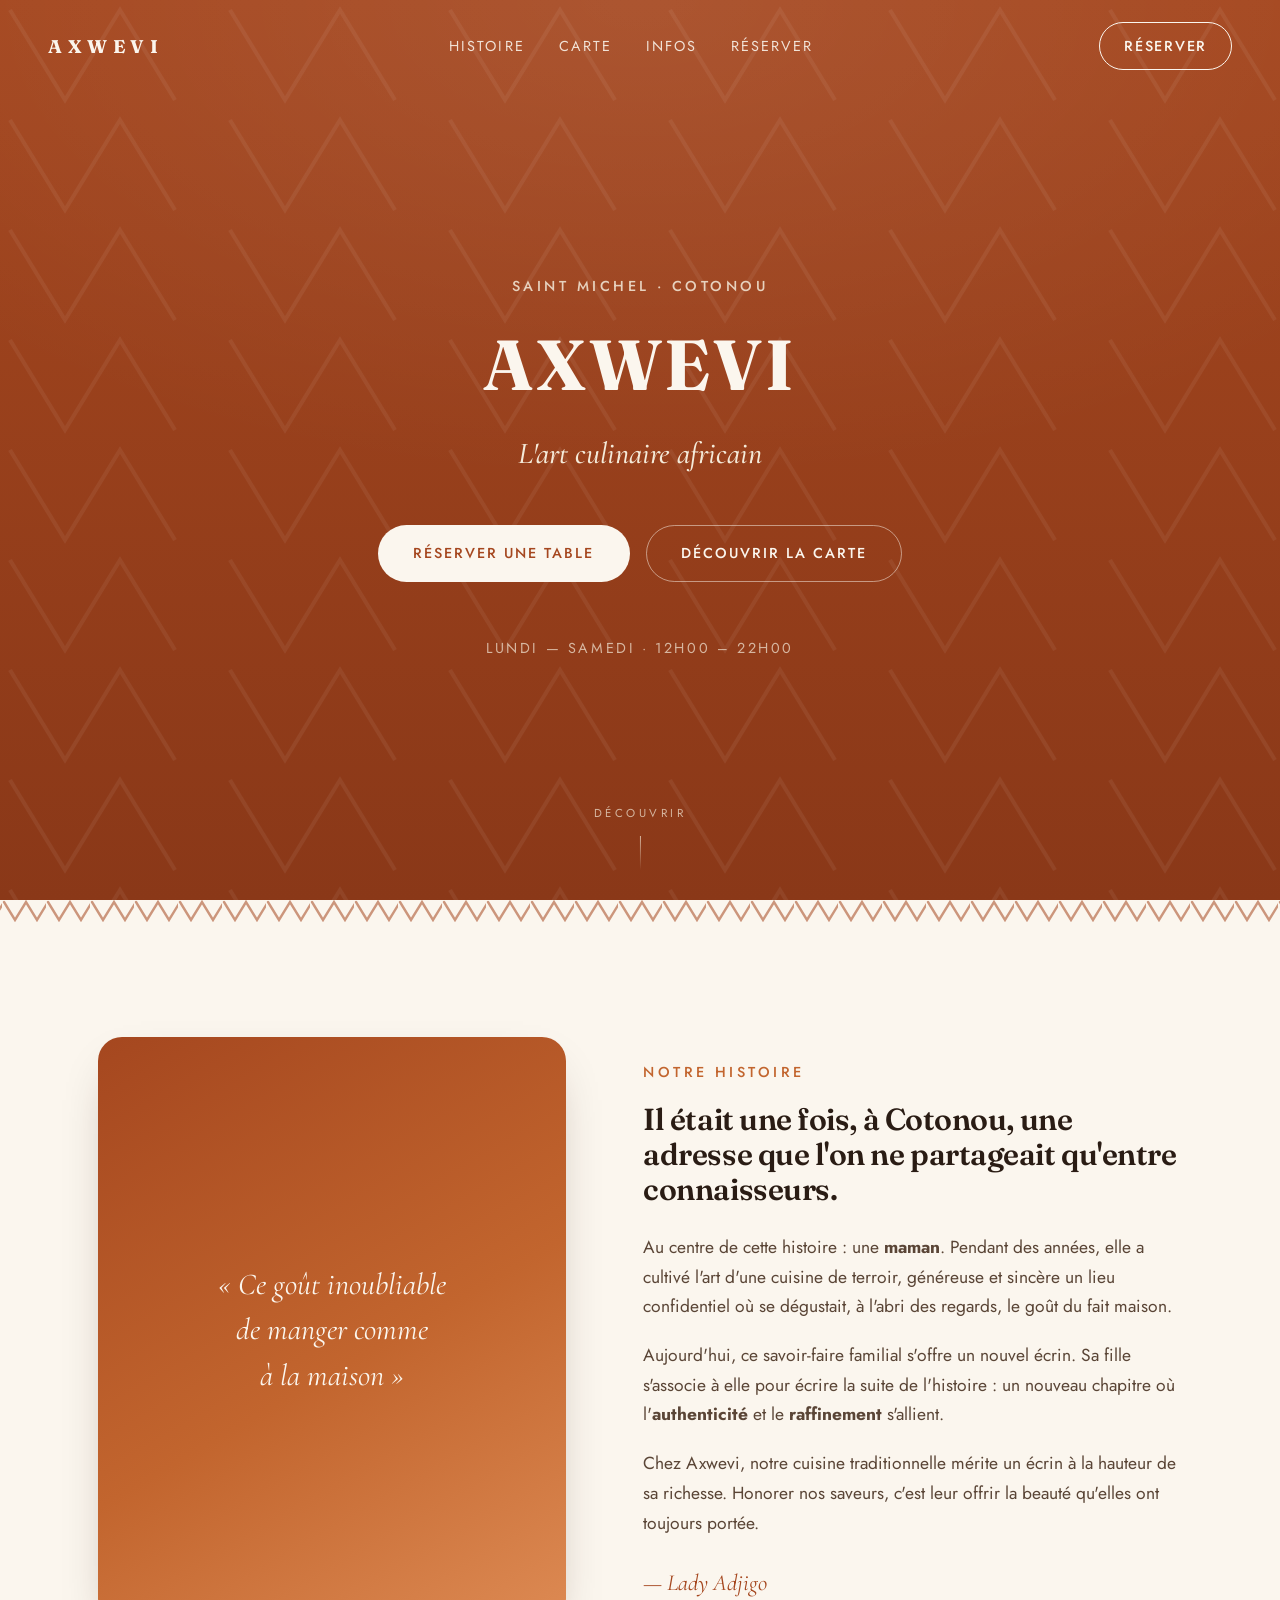
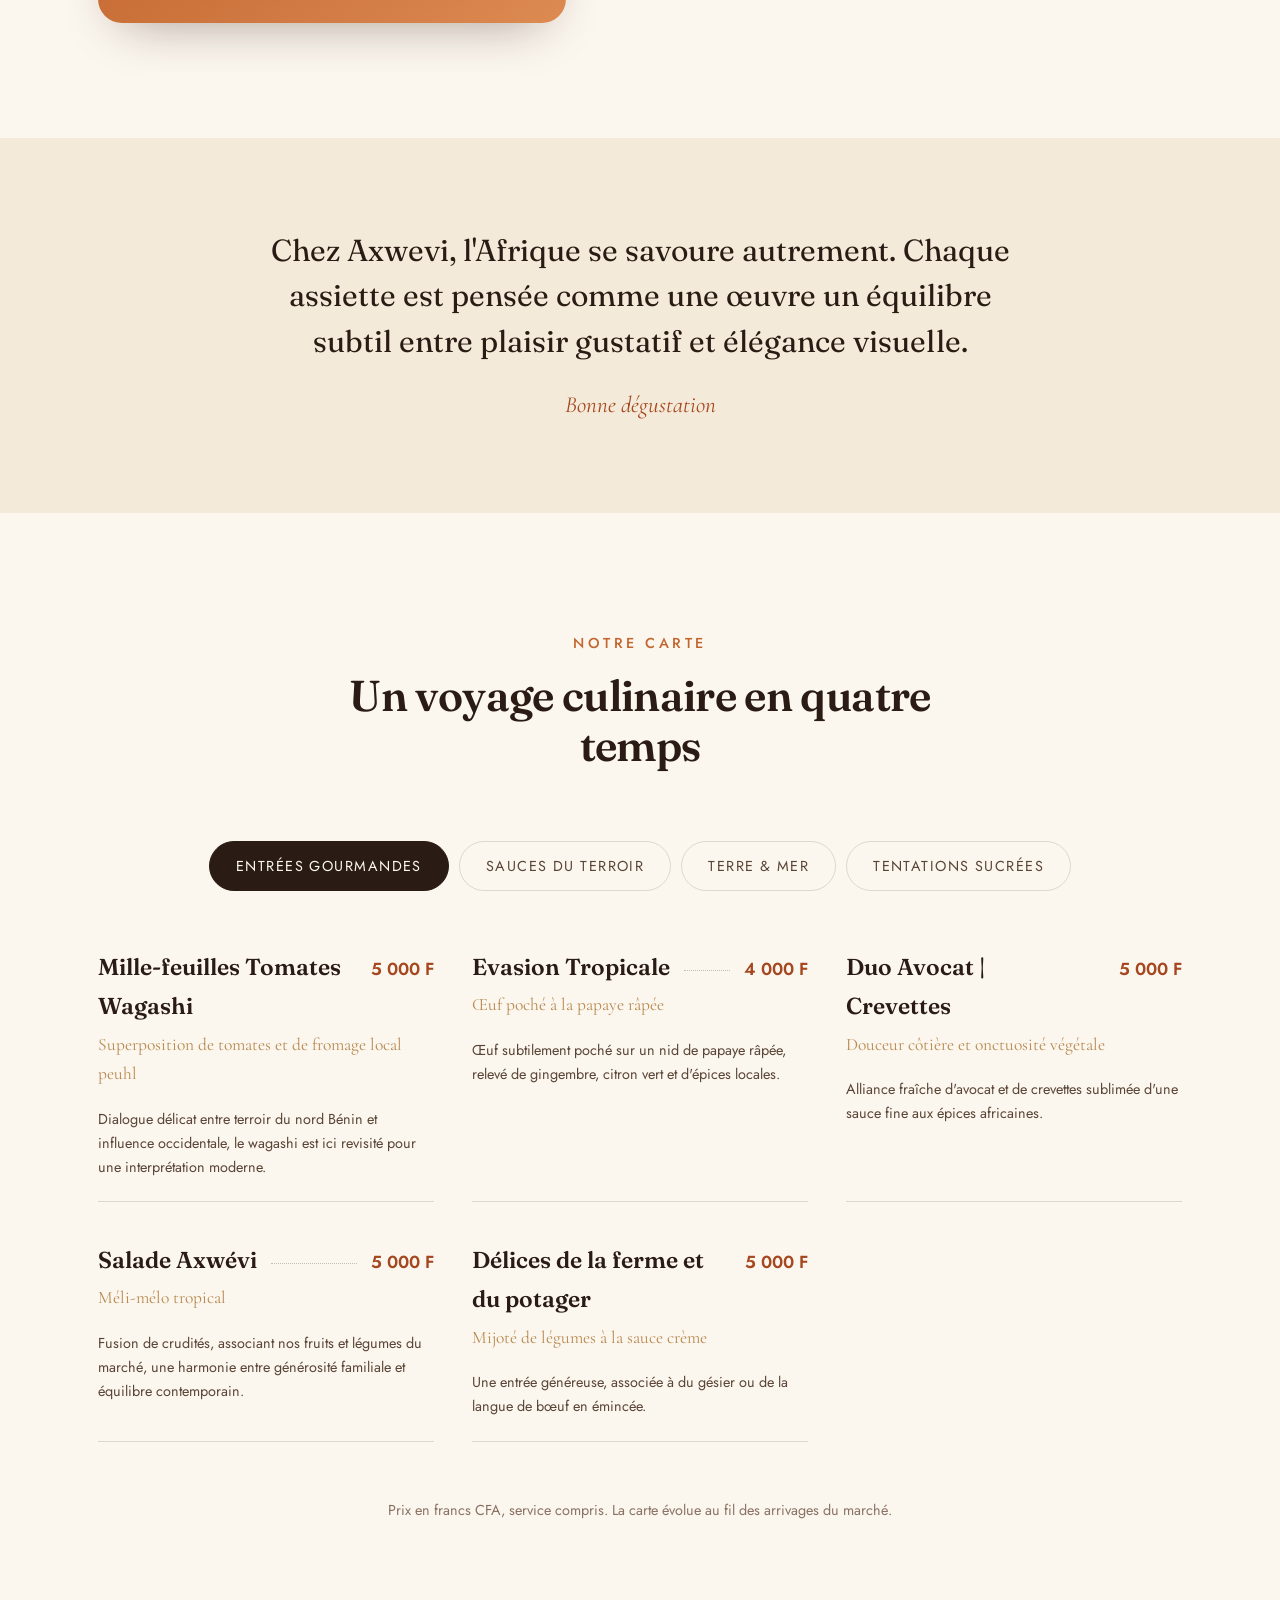
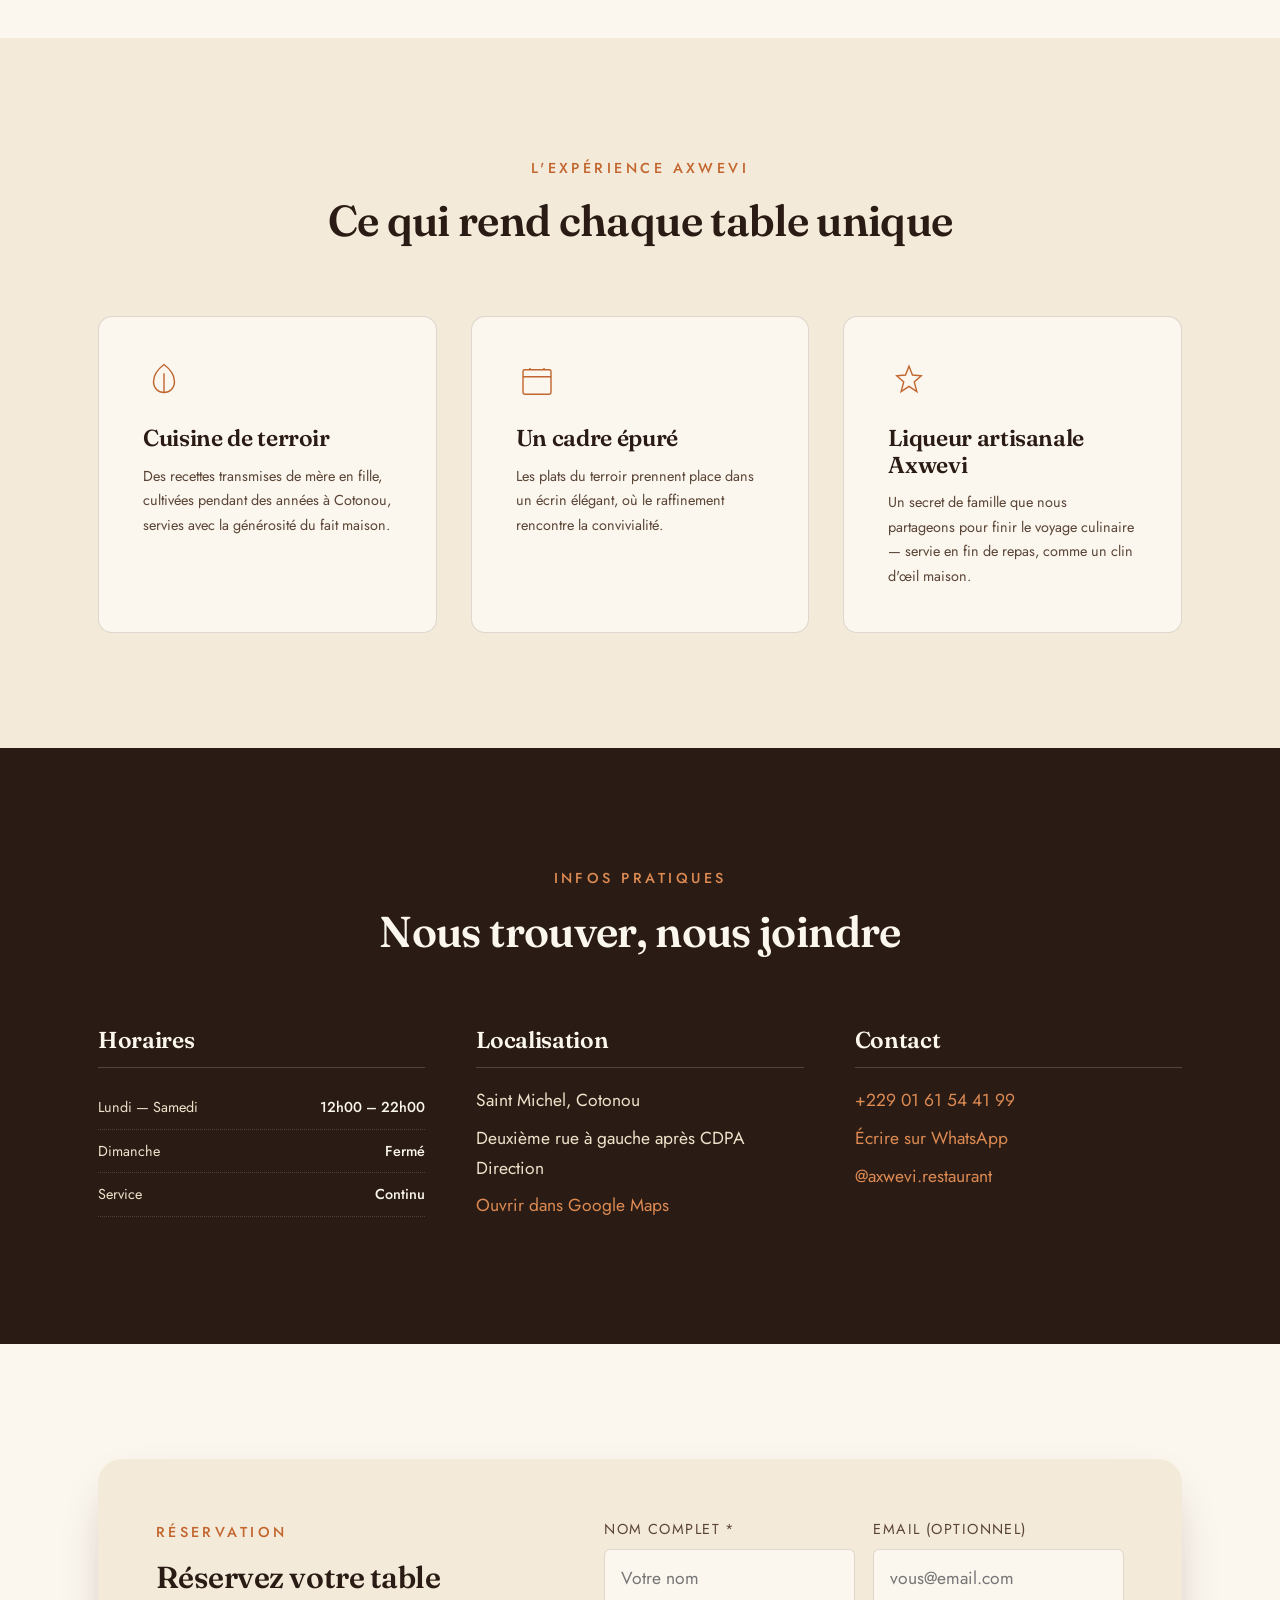
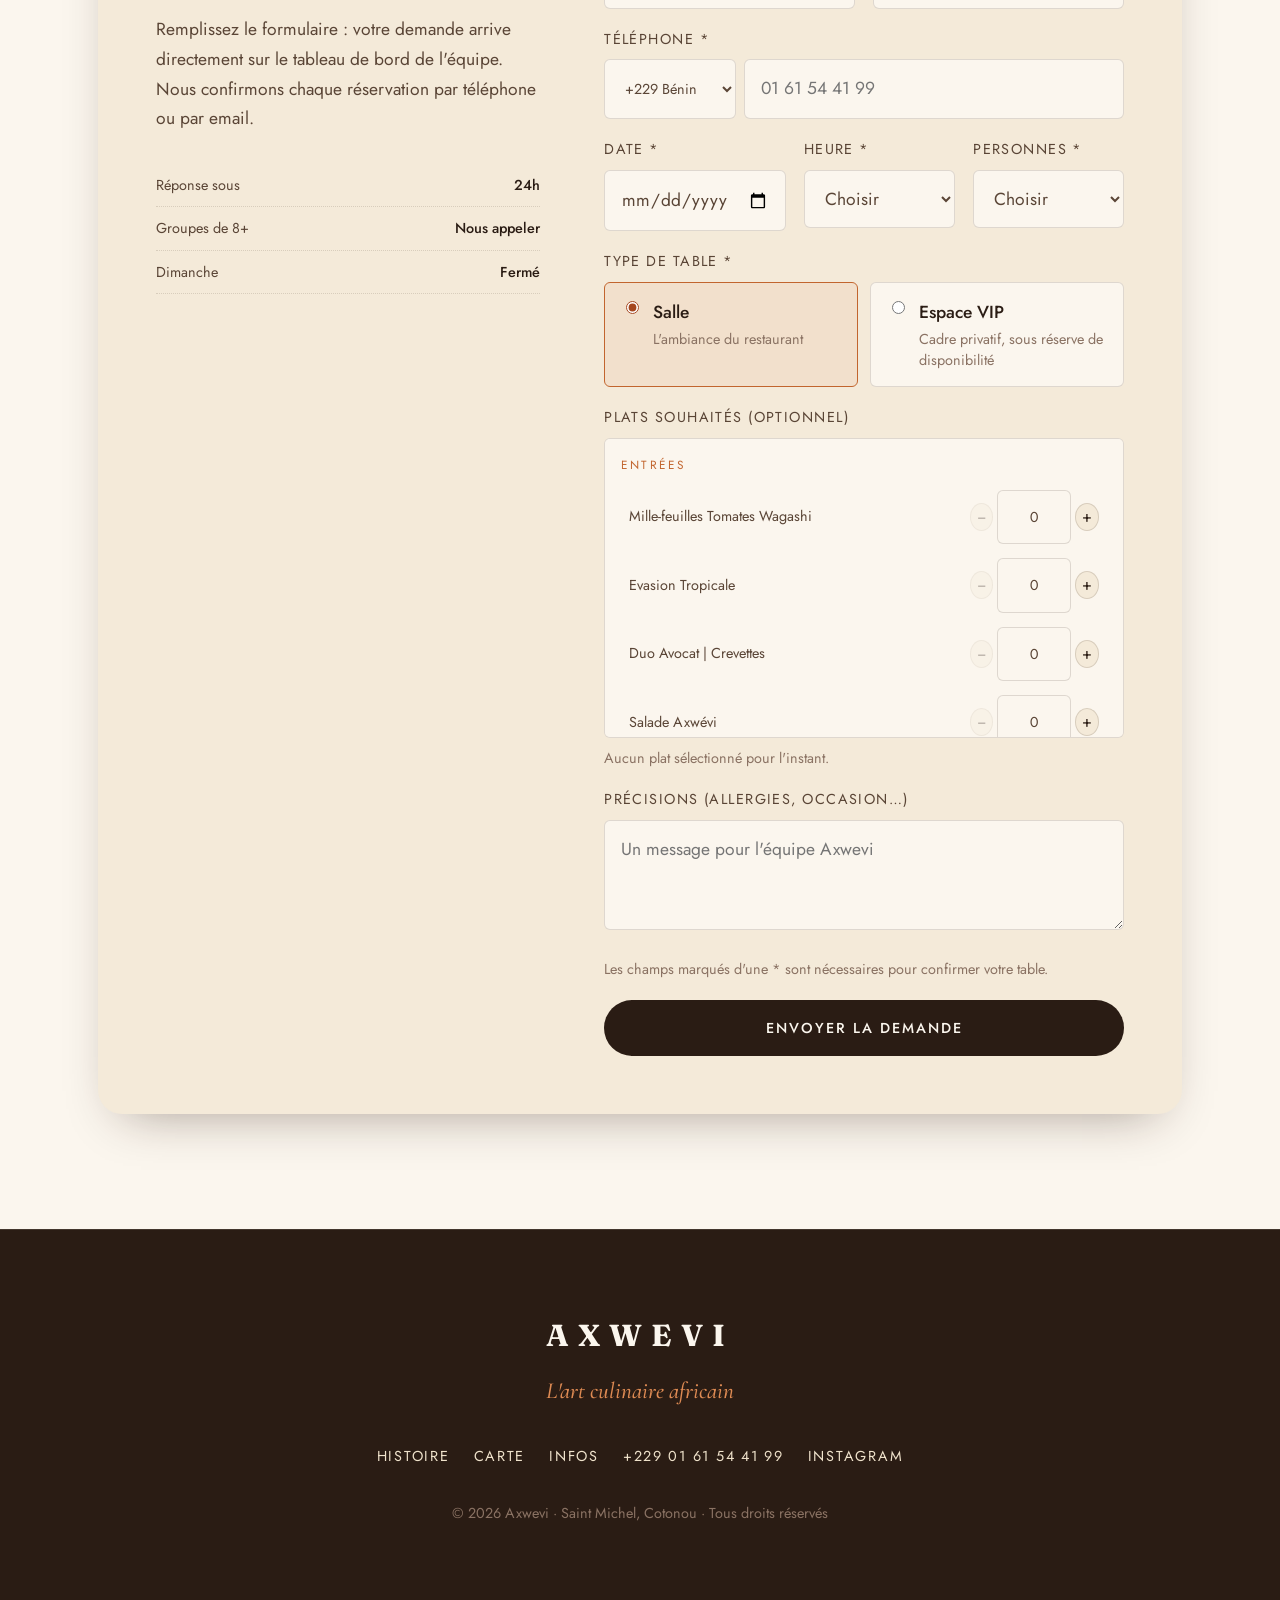
<file: index.html>
<!DOCTYPE html>
<html lang="fr">
<head>
<meta charset="UTF-8">
<meta name="viewport" content="width=device-width, initial-scale=1">

<title>AXWEVI — L'art culinaire africain | Restaurant à Cotonou</title>
<meta name="description" content="AXWEVI, restaurant à Saint Michel, Cotonou. Cuisine traditionnelle béninoise revisitée dans un écrin épuré et élégant. Réservez votre table en ligne.">
<meta name="theme-color" content="#a5471f">
<link rel="canonical" href="https://madboy229.github.io/Axwevi/">

<!-- Partage sur les réseaux et messageries -->
<meta property="og:type" content="restaurant">
<meta property="og:locale" content="fr_FR">
<meta property="og:site_name" content="Axwevi">
<meta property="og:title" content="AXWEVI — L'art culinaire africain">
<meta property="og:description" content="Cuisine traditionnelle béninoise revisitée. Saint Michel, Cotonou. Réservez votre table.">
<meta property="og:url" content="https://madboy229.github.io/Axwevi/">
<meta name="twitter:card" content="summary_large_image">

<link rel="icon" href="data:image/svg+xml,<svg xmlns='http://www.w3.org/2000/svg' viewBox='0 0 32 32'><rect width='32' height='32' rx='7' fill='%23a5471f'/><text x='16' y='23' font-family='Georgia,serif' font-size='19' font-weight='700' fill='%23f4ead9' text-anchor='middle'>A</text></svg>">

<link rel="preconnect" href="https://fonts.googleapis.com">
<link rel="preconnect" href="https://fonts.gstatic.com" crossorigin>
<link href="https://fonts.googleapis.com/css2?family=Fraunces:ital,opsz,wght@0,9..144,400;0,9..144,500;0,9..144,600;0,9..144,700;1,9..144,500&family=Cormorant+Garamond:ital,wght@1,500&family=Jost:wght@400;500;600&display=swap" rel="stylesheet">

<link rel="stylesheet" href="assets/css/tokens.css?v=20260924i">
<link rel="stylesheet" href="assets/css/site.css?v=20260924i">

<!-- Fiche établissement pour Google -->
<script type="application/ld+json">
{
  "@context": "https://schema.org",
  "@type": "Restaurant",
  "name": "Axwevi",
  "description": "Cuisine traditionnelle béninoise revisitée dans un écrin épuré et élégant.",
  "servesCuisine": ["Béninoise", "Africaine"],
  "priceRange": "2000-10000 XOF",
  "currenciesAccepted": "XOF",
  "address": {
    "@type": "PostalAddress",
    "streetAddress": "Saint Michel, deuxième rue à gauche après CDPA Direction",
    "addressLocality": "Cotonou",
    "addressCountry": "BJ"
  },
  "geo": {
    "@type": "GeoCoordinates",
    "latitude": 6.3694004,
    "longitude": 2.4228921
  },
  "hasMap": "https://www.google.com/maps/place/Axwevi/@6.3694004,2.4228921,17z",
  "telephone": "+2290161544199",
  "url": "https://madboy229.github.io/Axwevi/",
  "sameAs": ["https://www.instagram.com/axwevi.restaurant/"],
  "openingHoursSpecification": [{
    "@type": "OpeningHoursSpecification",
    "dayOfWeek": ["Monday", "Tuesday", "Wednesday", "Thursday", "Friday", "Saturday"],
    "opens": "12:00",
    "closes": "22:00"
  }],
  "acceptsReservations": "True"
}
</script>
</head>
<body>

<a class="skip-link" href="#main">Aller au contenu</a>

<nav class="nav" id="nav">
  <a class="nav__mark" href="#top" aria-label="Axwevi, retour en haut">AXWEVI</a>

  <ul class="nav__links" id="navLinks">
    <li><a href="#histoire">Histoire</a></li>
    <li><a href="#menu">Carte</a></li>
    <li><a href="#infos">Infos</a></li>
    <!-- Liqueurs masquées tant que la page n'est pas finie
    <li><a href="liqueurs.html">Les liqueurs</a></li>
    -->
    <li><a href="#reserver">Réserver</a></li>
  </ul>

  <a class="btn nav__cta" href="#reserver">Réserver</a>

  <button class="nav__burger" id="navBurger" type="button"
          aria-expanded="false" aria-controls="navLinks" aria-label="Ouvrir le menu">
    <span></span>
  </button>

  <!-- Voile : toucher à côté du menu le referme -->
  <div class="nav__scrim" id="navScrim"></div>
</nav>

<header class="hero" id="top">
  <p class="eyebrow hero__eyebrow">Saint Michel · Cotonou</p>
  <h1 class="hero__title">Axwevi</h1>
  <p class="hero__tagline script">L'art culinaire africain</p>

  <div class="hero__cta-row">
    <a href="#reserver" class="btn btn--solid">Réserver une table</a>
    <a href="#menu" class="btn btn--ghost">Découvrir la carte</a>
  </div>

  <p class="hero__meta">Lundi — Samedi · 12h00 – 22h00</p>
  <div class="hero__scroll" aria-hidden="true">Découvrir</div>
</header>

<div class="motif" aria-hidden="true"></div>

<main id="main">

  <!-- ====================== HISTOIRE ====================== -->
  <section class="story" id="histoire">
    <div class="wrap">
      <div class="story__grid">
        <div class="story__mark reveal">
          <span>« Ce goût inoubliable<br>de manger comme<br>à la maison »</span>
        </div>
        <div class="story__text reveal">
          <p class="eyebrow">Notre histoire</p>
          <h2>Il était une fois, à Cotonou, une adresse que l'on ne partageait qu'entre connaisseurs.</h2>
          <p>Au centre de cette histoire : une <strong>maman</strong>. Pendant des années, elle a cultivé l'art d'une cuisine de terroir, généreuse et sincère un lieu confidentiel où se dégustait, à l'abri des regards, le goût du fait maison.</p>
          <p>Aujourd'hui, ce savoir-faire familial s'offre un nouvel écrin. Sa fille s'associe à elle pour écrire la suite de l'histoire : un nouveau chapitre où l'<strong>authenticité</strong> et le <strong>raffinement</strong> s'allient.</p>
          <p>Chez Axwevi, notre cuisine traditionnelle mérite un écrin à la hauteur de sa richesse. Honorer nos saveurs, c'est leur offrir la beauté qu'elles ont toujours portée.</p>
          <p class="story__sign">— Lady Adjigo</p>
        </div>
      </div>
    </div>
  </section>

  <!-- ====================== CITATION ====================== -->
  <div class="quote">
    <div class="wrap">
      <blockquote class="reveal">
        Chez Axwevi, l'Afrique se savoure autrement. Chaque assiette est pensée comme une œuvre un équilibre subtil entre plaisir gustatif et élégance visuelle.
        <cite>Bonne dégustation</cite>
      </blockquote>
    </div>
  </div>

  <!-- ====================== CARTE ====================== -->
  <section class="menu" id="menu">
    <div class="wrap">
      <div class="section-head reveal">
        <span class="eyebrow">Notre carte</span>
        <h2>Un voyage culinaire en quatre temps</h2>
      </div>

      <div class="tabs" role="tablist" aria-label="Catégories de la carte">
        <button class="tab" role="tab" id="tab-entrees" type="button"
                aria-controls="panel-entrees" aria-selected="true">Entrées gourmandes</button>
        <button class="tab" role="tab" id="tab-sauces" type="button"
                aria-controls="panel-sauces" aria-selected="false" tabindex="-1">Sauces du terroir</button>
        <button class="tab" role="tab" id="tab-terre-mer" type="button"
                aria-controls="panel-terre-mer" aria-selected="false" tabindex="-1">Terre &amp; Mer</button>
        <button class="tab" role="tab" id="tab-desserts" type="button"
                aria-controls="panel-desserts" aria-selected="false" tabindex="-1">Tentations sucrées</button>
      </div>

      <!-- Entrées -->
      <div class="menu-panel" id="panel-entrees" role="tabpanel"
           aria-labelledby="tab-entrees" data-category="Entrées" tabindex="0">
        <div class="dish-list">
          <article class="dish">
            <div class="dish__head">
              <span class="dish__name">Mille-feuilles Tomates Wagashi</span>
              <span class="dish__dots" aria-hidden="true"></span>
              <span class="dish__price">5 000 F</span>
            </div>
            <p class="dish__sub">Superposition de tomates et de fromage local peuhl</p>
            <p class="dish__desc">Dialogue délicat entre terroir du nord Bénin et influence occidentale, le wagashi est ici revisité pour une interprétation moderne.</p>
          </article>

          <article class="dish">
            <div class="dish__head">
              <span class="dish__name">Evasion Tropicale</span>
              <span class="dish__dots" aria-hidden="true"></span>
              <span class="dish__price">4 000 F</span>
            </div>
            <p class="dish__sub">Œuf poché à la papaye râpée</p>
            <p class="dish__desc">Œuf subtilement poché sur un nid de papaye râpée, relevé de gingembre, citron vert et d'épices locales.</p>
          </article>

          <article class="dish">
            <div class="dish__head">
              <span class="dish__name">Duo Avocat | Crevettes</span>
              <span class="dish__dots" aria-hidden="true"></span>
              <span class="dish__price">5 000 F</span>
            </div>
            <p class="dish__sub">Douceur côtière et onctuosité végétale</p>
            <p class="dish__desc">Alliance fraîche d'avocat et de crevettes sublimée d'une sauce fine aux épices africaines.</p>
          </article>

          <article class="dish">
            <div class="dish__head">
              <span class="dish__name">Salade Axwévi</span>
              <span class="dish__dots" aria-hidden="true"></span>
              <span class="dish__price">5 000 F</span>
            </div>
            <p class="dish__sub">Méli-mélo tropical</p>
            <p class="dish__desc">Fusion de crudités, associant nos fruits et légumes du marché, une harmonie entre générosité familiale et équilibre contemporain.</p>
          </article>

          <article class="dish">
            <div class="dish__head">
              <span class="dish__name">Délices de la ferme et du potager</span>
              <span class="dish__dots" aria-hidden="true"></span>
              <span class="dish__price">5 000 F</span>
            </div>
            <p class="dish__sub">Mijoté de légumes à la sauce crème</p>
            <p class="dish__desc">Une entrée généreuse, associée à du gésier ou de la langue de bœuf en émincée.</p>
          </article>
        </div>
      </div>

      <!-- Sauces du terroir -->
      <div class="menu-panel" id="panel-sauces" role="tabpanel"
           aria-labelledby="tab-sauces" data-category="Sauces du terroir" tabindex="0" hidden>
        <div class="dish-list">
          <article class="dish">
            <div class="dish__head">
              <span class="dish__name">Chiffonnade Princière</span>
              <span class="dish__dots" aria-hidden="true"></span>
              <span class="dish__price">8 000 F</span>
            </div>
            <p class="dish__sub">Gbékui · Amanvivè · Man gnignan · Tchayo</p>
            <p class="dish__desc">Expression végétale ancestrale, élégante et légère des sauces feuilles béninoises.</p>
          </article>

          <article class="dish">
            <div class="dish__head">
              <span class="dish__name">Evasion Ethnique</span>
              <span class="dish__dots" aria-hidden="true"></span>
              <span class="dish__price">8 000 F</span>
            </div>
            <p class="dish__sub">Fétri · Atokú · Adémin</p>
            <p class="dish__desc">Sauces traditionnelles des marmites Mina.</p>
          </article>

          <article class="dish">
            <div class="dish__head">
              <span class="dish__name">Obêkaka</span>
              <span class="dish__dots" aria-hidden="true"></span>
              <span class="dish__price">8 000 F</span>
            </div>
            <p class="dish__sub">Sauce de pistache torréfiée</p>
            <p class="dish__desc">Héritage culinaire du Nord Bénin.</p>
          </article>

          <article class="dish">
            <div class="dish__head">
              <span class="dish__name">Sauce Graine | Arachide | Claire</span>
              <span class="dish__dots" aria-hidden="true"></span>
              <span class="dish__price">8 000 F</span>
            </div>
            <p class="dish__sub">Sauces emblématiques identitaires</p>
            <p class="dish__desc">Piliers des cuisines d'Afrique de l'Ouest, riches et indissociables de la mémoire collective.</p>
          </article>

          <article class="dish">
            <div class="dish__head">
              <span class="dish__name">Monyo</span>
              <span class="dish__dots" aria-hidden="true"></span>
              <span class="dish__price">8 000 F</span>
            </div>
            <p class="dish__sub">Un classique épicé à l'africaine</p>
            <p class="dish__desc">Une composition raffinée de tomates et d'oignons, entre acidité, herbes et vivacité.</p>
          </article>

          <article class="dish">
            <div class="dish__head">
              <span class="dish__name">Gbolan Dessi | Lanvi Dessi</span>
              <span class="dish__dots" aria-hidden="true"></span>
              <span class="dish__price">8 000 F</span>
            </div>
            <p class="dish__sub">Sauces tomates des marmites du continent</p>
            <p class="dish__desc">Appréciées en viande ou en poisson.</p>
          </article>

          <article class="dish" data-no-pick>
            <div class="dish__head">
              <span class="dish__name">Accompagnements</span>
              <span class="dish__dots" aria-hidden="true"></span>
              <span class="dish__price">2 000 F</span>
            </div>
            <p class="dish__sub">Riz · Couscous · Frites · Aloco · Pâtes · Attieke · Igname pilée · Akassa · Télibô · Amiyo · Agbeli</p>
          </article>
        </div>
      </div>

      <!-- Terre & Mer -->
      <div class="menu-panel" id="panel-terre-mer" role="tabpanel"
           aria-labelledby="tab-terre-mer" data-category="Terre &amp; Mer" tabindex="0" hidden>
        <div class="dish-list">
          <article class="dish">
            <div class="dish__head">
              <span class="dish__name">Trésor aux deux tubercules</span>
              <span class="dish__dots" aria-hidden="true"></span>
              <span class="dish__price">8 000 F</span>
            </div>
            <p class="dish__sub">Accord entre la patate douce et la pomme de terre</p>
            <p class="dish__desc">Une purée onctueuse servie avec une pièce de langue de bœuf généreuse, subtilement relevée de nos épices africaines.</p>
          </article>

          <article class="dish">
            <div class="dish__head">
              <span class="dish__name">Agneau Royal</span>
              <span class="dish__dots" aria-hidden="true"></span>
              <span class="dish__price">10 000 F</span>
            </div>
            <p class="dish__sub">Une viande noble revisitée à l'africaine</p>
            <p class="dish__desc">L'accompagnement est au choix.</p>
          </article>

          <article class="dish">
            <div class="dish__head">
              <span class="dish__name">La volaille cotonoise</span>
              <span class="dish__dots" aria-hidden="true"></span>
              <span class="dish__price">8 000 F</span>
            </div>
            <p class="dish__sub">L'incontournable poulet bicyclette</p>
            <p class="dish__desc">Plaisir populaire assumé, notre poulet traditionnel servi à la braise et aux épices africaines, accompagné de nos allumettes de pommes de terre.</p>
          </article>

          <article class="dish">
            <div class="dish__head">
              <span class="dish__name">Braise Océane</span>
              <span class="dish__dots" aria-hidden="true"></span>
              <span class="dish__price">8 000 F</span>
            </div>
            <p class="dish__sub">Carpe · Bar · Dorade · Sole</p>
            <p class="dish__desc">Une sélection de poisson de nos mers et de nos rivières, à la braise ou en papillote, à la convenance de vos papilles.</p>
          </article>

          <article class="dish">
            <div class="dish__head">
              <span class="dish__name">Linguine de légumes</span>
              <span class="dish__dots" aria-hidden="true"></span>
              <span class="dish__price">10 000 F</span>
            </div>
            <p class="dish__sub">Pâtes au choix et gambas de l'Atlantique</p>
            <p class="dish__desc">Une rencontre entre influences méditerranéennes et sélections de nos mers africaines.</p>
          </article>

          <article class="dish">
            <div class="dish__head">
              <span class="dish__name">Pavé d'eau douce</span>
              <span class="dish__dots" aria-hidden="true"></span>
              <span class="dish__price">8 000 F</span>
            </div>
            <p class="dish__sub">Darne de poisson en cuisine afro-fusion</p>
            <p class="dish__desc">Pièce de poisson généreusement sélectionnée, accompagnée d'un riz parfumé à la citronnelle et d'un velouté au coco.</p>
          </article>
        </div>
      </div>

      <!-- Tentations sucrées -->
      <div class="menu-panel" id="panel-desserts" role="tabpanel"
           aria-labelledby="tab-desserts" data-category="Tentations sucrées" tabindex="0" hidden>
        <div class="dish-list">
          <article class="dish">
            <div class="dish__head">
              <span class="dish__name">Caviar du Nord</span>
              <span class="dish__dots" aria-hidden="true"></span>
              <span class="dish__price">3 000 F</span>
            </div>
            <p class="dish__sub">Clin d'œil audacieux à nos perles peules</p>
            <p class="dish__desc">Couscous de mil délicatement fermenté, onctueux et parfumé. Un dessert africain traditionnel revisité.</p>
          </article>

          <article class="dish">
            <div class="dish__head">
              <span class="dish__name">Tendresse Givrée</span>
              <span class="dish__dots" aria-hidden="true"></span>
              <span class="dish__price">3 000 F</span>
            </div>
            <p class="dish__sub">Glace coco · Manioc · Vanille</p>
            <p class="dish__desc">Final délicat pensé comme une caresse en fin de repas.</p>
          </article>

          <article class="dish">
            <div class="dish__head">
              <span class="dish__name">Gourmandise Fruitée</span>
              <span class="dish__dots" aria-hidden="true"></span>
              <span class="dish__price">3 000 F</span>
            </div>
            <p class="dish__sub">Crémeux maison</p>
            <p class="dish__desc">Yaourt traditionnel « akpan » inspiré d'un savoir-faire familial, servi sur un lit de fruits de saison, pour retomber en enfance.</p>
          </article>

          <article class="dish">
            <div class="dish__head">
              <span class="dish__name">Crumble</span>
              <span class="dish__dots" aria-hidden="true"></span>
              <span class="dish__price">3 500 F</span>
            </div>
            <p class="dish__sub">Sablé croustillant aux pommes</p>
            <p class="dish__desc">Interprétation chaleureuse du dessert anglais.</p>
          </article>

          <article class="dish" data-no-pick>
            <div class="dish__head">
              <span class="dish__name">Café · Thé · Infusions · Citronnelle</span>
              <span class="dish__dots" aria-hidden="true"></span>
              <span class="dish__price">3 500 F</span>
            </div>
          </article>
        </div>
      </div>

      <p class="menu__note">Prix en francs CFA, service compris. La carte évolue au fil des arrivages du marché.</p>
    </div>
  </section>

  <!-- ====================== SIGNATURES ====================== -->
  <section class="signatures">
    <div class="wrap">
      <div class="section-head reveal">
        <span class="eyebrow">L'expérience Axwevi</span>
        <h2>Ce qui rend chaque table unique</h2>
      </div>
      <div class="sig-grid">
        <div class="sig-card reveal">
          <svg class="sig-card__icon" viewBox="0 0 48 48" fill="none" stroke="currentColor" stroke-width="1.6" aria-hidden="true"><path d="M24 4c8 6 12 13 12 20a12 12 0 1 1-24 0c0-7 4-14 12-20Z"/><path d="M24 14v22"/></svg>
          <h3>Cuisine de terroir</h3>
          <p>Des recettes transmises de mère en fille, cultivées pendant des années à Cotonou, servies avec la générosité du fait maison.</p>
        </div>
        <div class="sig-card reveal">
          <svg class="sig-card__icon" viewBox="0 0 48 48" fill="none" stroke="currentColor" stroke-width="1.6" aria-hidden="true"><rect x="8" y="10" width="32" height="28" rx="2"/><path d="M8 18h32M16 10v-2M32 10v-2"/></svg>
          <h3>Un cadre épuré</h3>
          <p>Les plats du terroir prennent place dans un écrin élégant, où le raffinement rencontre la convivialité.</p>
        </div>
        <div class="sig-card reveal">
          <svg class="sig-card__icon" viewBox="0 0 48 48" fill="none" stroke="currentColor" stroke-width="1.6" aria-hidden="true"><path d="M24 6l4 10 10 1-8 7 3 11-9-6-9 6 3-11-8-7 10-1z"/></svg>
          <h3>Liqueur artisanale Axwevi</h3>
          <p>Un secret de famille que nous partageons pour finir le voyage culinaire — servie en fin de repas, comme un clin d'œil maison.</p>
          <!-- Liqueurs masquées tant que la page n'est pas finie
          <p class="sig-card__link"><a href="liqueurs.html">Découvrir et commander nos cuvées</a></p>
          -->
        </div>
      </div>
    </div>
  </section>

  <!-- ====================== INFOS ====================== -->
  <section class="infos" id="infos">
    <div class="wrap">
      <div class="section-head reveal">
        <span class="eyebrow">Infos pratiques</span>
        <h2>Nous trouver, nous joindre</h2>
      </div>
      <div class="infos-grid">
        <div class="infos-col reveal">
          <h3>Horaires</h3>
          <div class="infos-row"><span>Lundi — Samedi</span><span>12h00 – 22h00</span></div>
          <div class="infos-row"><span>Dimanche</span><span>Fermé</span></div>
          <div class="infos-row"><span>Service</span><span>Continu</span></div>
        </div>
        <div class="infos-col reveal">
          <h3>Localisation</h3>
          <p>Saint Michel, Cotonou</p>
          <p>Deuxième rue à gauche après CDPA Direction</p>
          <p><a href="https://www.google.com/maps/place/Axwevi/@6.3694004,2.4228921,17z" target="_blank" rel="noopener">Ouvrir dans Google Maps</a></p>
        </div>
        <div class="infos-col reveal">
          <h3>Contact</h3>
          <p><a href="tel:+2290161544199">+229 01 61 54 41 99</a></p>
          <p><a href="https://wa.me/2290161544199" target="_blank" rel="noopener">Écrire sur WhatsApp</a></p>
          <p><a href="https://www.instagram.com/axwevi.restaurant/" target="_blank" rel="noopener">@axwevi.restaurant</a></p>
        </div>
      </div>
    </div>
  </section>

  <!-- ====================== RÉSERVATION ====================== -->
  <section class="reserve" id="reserver">
    <div class="wrap">
      <div class="reserve__panel reveal">
        <div class="reserve__top">
          <div class="reserve__intro">
            <span class="eyebrow">Réservation</span>
            <h2>Réservez votre table</h2>
            <p>Remplissez le formulaire : votre demande arrive directement sur le tableau de bord de l'équipe. Nous confirmons chaque réservation par téléphone ou par email.</p>
            <div style="margin-top:30px;">
              <div class="infos-row"><span>Réponse sous</span><span>24h</span></div>
              <div class="infos-row"><span>Groupes de 8+</span><span>Nous appeler</span></div>
              <div class="infos-row"><span>Dimanche</span><span>Fermé</span></div>
            </div>
          </div>

          <form class="reserve-form" id="reserveForm" novalidate>
            <div class="form-row">
              <div class="field">
                <label for="fname">Nom complet *</label>
                <input type="text" id="fname" name="fname" placeholder="Votre nom"
                       autocomplete="name" required aria-describedby="err-fname">
                <p class="field__error" id="err-fname"></p>
              </div>
              <div class="field">
                <label for="femail">Email (optionnel)</label>
                <input type="email" id="femail" name="femail" placeholder="vous@email.com"
                       autocomplete="email" aria-describedby="err-femail">
                <p class="field__error" id="err-femail"></p>
              </div>
            </div>

            <div class="form-row form-row--phone">
              <div class="field">
                <label for="fphone">Téléphone *</label>
                <div class="phone">
                  <!-- Indicatifs remplis par site.js, Bénin en premier -->
                  <label class="visually-hidden" for="fdial">Indicatif du pays</label>
                  <select class="phone__dial" id="fdial" name="fdial"></select>
                  <input type="tel" id="fphone" name="fphone" placeholder="01 61 54 41 99"
                         autocomplete="tel-national" inputmode="tel"
                         required aria-describedby="err-fphone">
                </div>
                <p class="field__error" id="err-fphone"></p>
              </div>
            </div>

            <div class="form-row form-row--three">
              <div class="field">
                <label for="fdate">Date *</label>
                <input type="date" id="fdate" name="fdate" required aria-describedby="err-fdate">
                <p class="field__error" id="err-fdate"></p>
              </div>
              <div class="field">
                <label for="ftime">Heure *</label>
                <!-- Créneaux générés par site.js d'après les horaires de config.js :
                     rien en dehors du service ne peut être sélectionné. -->
                <select id="ftime" name="ftime" required aria-describedby="err-ftime">
                  <option value="">Choisir</option>
                </select>
                <p class="field__error" id="err-ftime"></p>
              </div>
              <div class="field">
                <label for="fguests">Personnes *</label>
                <select id="fguests" name="fguests" required aria-describedby="err-fguests">
                  <option value="">Choisir</option>
                  <option>1</option><option>2</option><option>3</option><option>4</option>
                  <option>5</option><option>6</option><option>7</option><option>8+</option>
                </select>
                <p class="field__error" id="err-fguests"></p>
              </div>
            </div>

            <div class="field">
              <span class="field__label" id="vipLabel">Type de table *</span>
              <div class="choice" role="radiogroup" aria-labelledby="vipLabel">
                <label class="choice__item">
                  <input type="radio" name="fvip" value="Salle" checked>
                  <span class="choice__body">
                    <span class="choice__title">Salle</span>
                    <span class="choice__desc">L'ambiance du restaurant</span>
                  </span>
                </label>
                <label class="choice__item">
                  <input type="radio" name="fvip" value="VIP">
                  <span class="choice__body">
                    <span class="choice__title">Espace VIP</span>
                    <span class="choice__desc">Cadre privatif, sous réserve de disponibilité</span>
                  </span>
                </label>
              </div>
            </div>

            <div class="field">
              <span class="field__label" id="dishPickerLabel">Plats souhaités (optionnel)</span>
              <!-- Rempli par site.js à partir de la carte ci-dessus : une seule source de vérité -->
              <div class="dish-picker" id="dishPicker" role="group" aria-labelledby="dishPickerLabel"></div>
            </div>

            <div class="field">
              <label for="fmessage">Précisions (allergies, occasion…)</label>
              <textarea id="fmessage" name="fmessage" maxlength="700"
                        placeholder="Un message pour l'équipe Axwevi"></textarea>
            </div>

            <p class="form-note">Les champs marqués d'une * sont nécessaires pour confirmer votre table.</p>
            <button type="submit" class="btn btn--dark" id="submitBtn">Envoyer la demande</button>

            <div class="confirm" id="confirmBox" role="status" aria-live="polite"></div>
          </form>
        </div>
      </div>
    </div>
  </section>

</main>

<footer class="site-footer">
  <div class="wrap">
    <div class="foot-mark">AXWEVI</div>
    <div class="foot-tag script">L'art culinaire africain</div>
    <ul class="foot-links">
      <li><a href="#histoire">Histoire</a></li>
      <li><a href="#menu">Carte</a></li>
      <li><a href="#infos">Infos</a></li>
      <!-- Liqueurs masquées tant que la page n'est pas finie
      <li><a href="liqueurs.html">Les liqueurs</a></li>
      -->
      <li><a href="tel:+2290161544199">+229 01 61 54 41 99</a></li>
      <li><a href="https://www.instagram.com/axwevi.restaurant/" target="_blank" rel="noopener">Instagram</a></li>
    </ul>
    <div class="foot-bottom">© <span id="year"></span> Axwevi · Saint Michel, Cotonou · Tous droits réservés</div>
  </div>
</footer>

<script src="assets/js/config.js?v=20260924i"></script>
<script src="assets/js/phone.js?v=20260924i"></script>
<script src="assets/js/nav.js?v=20260924i"></script>
<script src="assets/js/site.js?v=20260924i"></script>
</body>
</html>
</file>
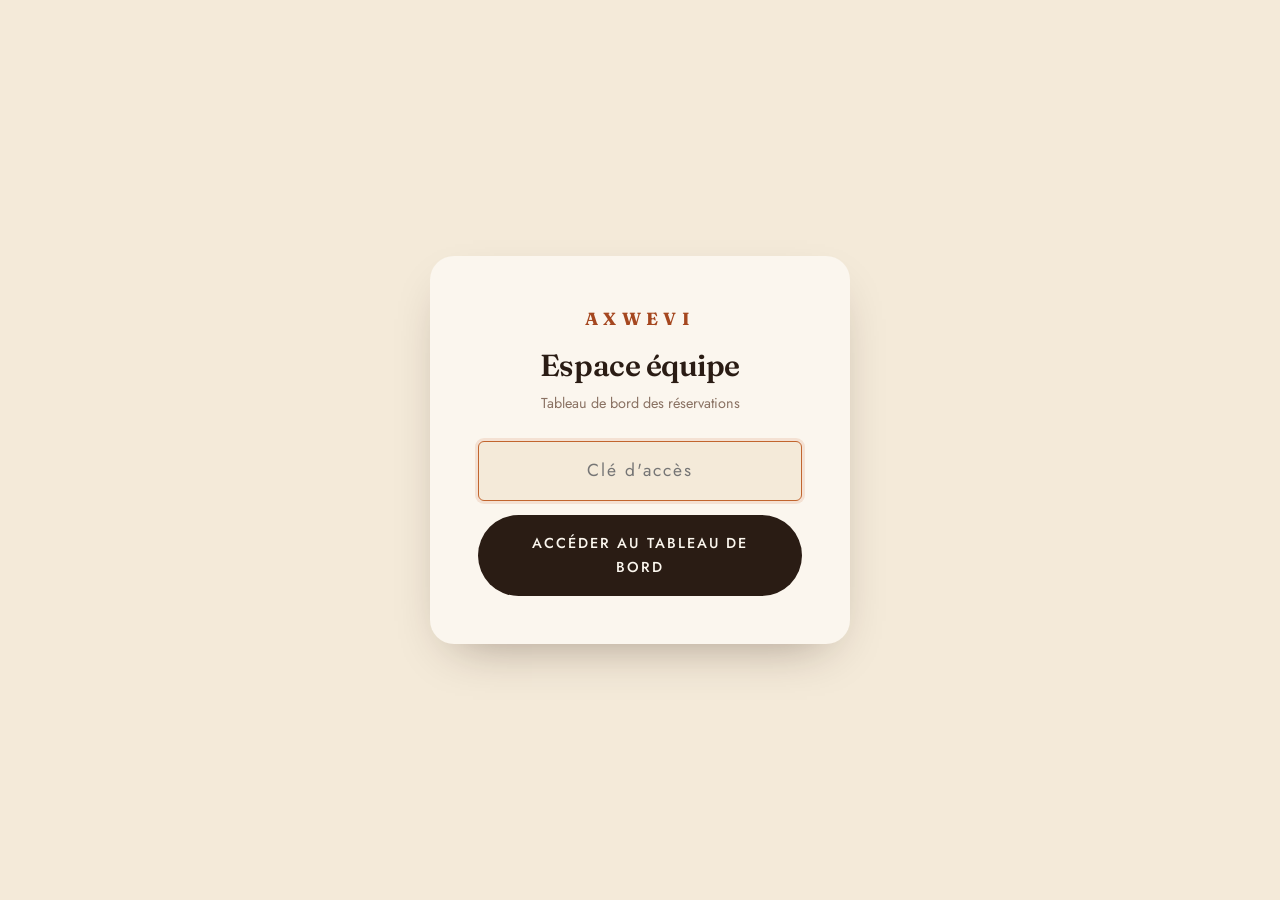
<file: espace-b94629580862b37d4e5fc0dd.html>
<!DOCTYPE html>
<html lang="fr">
<head>
<meta charset="UTF-8">
<meta name="viewport" content="width=device-width, initial-scale=1">

<!-- Page interne : ni indexée, ni liée depuis le site public. -->
<meta name="robots" content="noindex, nofollow, noarchive, nosnippet">
<meta name="referrer" content="no-referrer">

<title>Espace équipe — Axwevi</title>
<meta name="theme-color" content="#2a1c14">

<link rel="icon" href="data:image/svg+xml,<svg xmlns='http://www.w3.org/2000/svg' viewBox='0 0 32 32'><rect width='32' height='32' rx='7' fill='%232a1c14'/><text x='16' y='23' font-family='Georgia,serif' font-size='19' font-weight='700' fill='%23dd8a53' text-anchor='middle'>A</text></svg>">

<link rel="preconnect" href="https://fonts.googleapis.com">
<link rel="preconnect" href="https://fonts.gstatic.com" crossorigin>
<link href="https://fonts.googleapis.com/css2?family=Fraunces:opsz,wght@9..144,400;9..144,600;9..144,700&family=Jost:wght@400;500;600&display=swap" rel="stylesheet">

<link rel="stylesheet" href="assets/css/tokens.css?v=20260924i">
<link rel="stylesheet" href="assets/css/admin.css?v=20260924i">
</head>
<body>

<!-- ====================== CONNEXION ====================== -->
<div class="gate" id="gate">
  <form class="gate__card" id="gateForm" autocomplete="off">
    <div class="gate__mark">AXWEVI</div>
    <h1>Espace équipe</h1>
    <p>Tableau de bord des réservations</p>

    <label class="visually-hidden" for="keyInput">Clé d'accès</label>
    <input type="password" id="keyInput" name="axwevi-access-key"
           placeholder="Clé d'accès" autocomplete="current-password" spellcheck="false">

    <button class="btn btn--dark" id="unlockBtn" type="submit">Accéder au tableau de bord</button>
    <p class="gate__error" id="gateError" role="alert"></p>
  </form>
</div>

<!-- ====================== TABLEAU DE BORD ====================== -->
<div class="dash" id="dash" hidden>
  <div class="dash__inner">

    <div class="dash__top">
      <div>
        <h1>Réservations</h1>
        <span class="dash__period" id="periodLabel">—</span>
        <span class="dash__count" id="countLabel">—</span>
      </div>
      <div class="dash__actions">
        <button class="chip" id="refreshBtn" type="button">Actualiser</button>
        <button class="chip" id="logoutBtn" type="button">Se déconnecter</button>
      </div>
    </div>

    <div class="switch" role="tablist" aria-label="Que consulter">
      <button class="switch__btn" id="tabResas" type="button" role="tab" aria-selected="true">Réservations</button>
      <button class="switch__btn" id="tabCommandes" type="button" role="tab" aria-selected="false">Commandes</button>
    </div>

    <div id="viewResas">
    <div class="stats">
      <div class="stat">
        <div class="stat__value" id="statTotal">0</div>
        <div class="stat__label">Total</div>
      </div>
      <div class="stat">
        <div class="stat__value" id="statAttente">0</div>
        <div class="stat__label">En attente</div>
      </div>
      <div class="stat">
        <div class="stat__value" id="statConfirmee">0</div>
        <div class="stat__label">Confirmées</div>
      </div>
      <div class="stat stat--vip">
        <div class="stat__value" id="statVip">0</div>
        <div class="stat__label">Espace VIP</div>
      </div>
    </div>

    <section class="vip-panel" aria-labelledby="vipPanelTitle">
      <div class="vip-panel__head">
        <div>
          <h2 id="vipPanelTitle">Salons VIP</h2>
          <p class="vip-panel__hint">Deux salons privatifs, réservables séparément au déjeuner et au dîner.</p>
        </div>
        <div class="vip-panel__date">
          <label for="vipDate">Journée</label>
          <input type="date" id="vipDate">
        </div>
      </div>
      <div id="vipBoard" aria-live="polite"></div>
    </section>

    <div class="toolbar toolbar--period">
      <span class="toolbar__label">Période</span>
      <button class="chip" data-period="today" type="button" aria-pressed="true">Aujourd'hui</button>
      <button class="chip" data-period="tomorrow" type="button" aria-pressed="false">Demain</button>
      <button class="chip" data-period="week" type="button" aria-pressed="false">7 jours</button>
      <button class="chip" data-period="month" type="button" aria-pressed="false">Ce mois</button>
      <button class="chip" data-period="all" type="button" aria-pressed="false">Tout l'historique</button>

      <label class="toolbar__month">
        <span>Un mois précis</span>
        <input type="month" id="monthInput">
      </label>
    </div>

    <div class="toolbar">
      <span class="toolbar__label">Statut</span>
      <button class="chip" data-filter="all" type="button" aria-pressed="true">Toutes</button>
      <button class="chip" data-filter="En attente" type="button" aria-pressed="false">En attente</button>
      <button class="chip" data-filter="Confirmée" type="button" aria-pressed="false">Confirmées</button>
      <button class="chip" data-filter="Refusée" type="button" aria-pressed="false">Refusées</button>
      <button class="chip" data-filter="VIP" type="button" aria-pressed="false">VIP</button>

      <label class="visually-hidden" for="searchInput">Rechercher une réservation</label>
      <input class="toolbar__search" id="searchInput" type="search"
             placeholder="Rechercher un nom, un numéro…">
    </div>

    <div id="listArea" aria-live="polite"></div>
    </div><!-- /viewResas -->

    <div id="viewCommandes" hidden>
      <div class="stats">
        <div class="stat">
          <div class="stat__value" id="cmdTotal">0</div>
          <div class="stat__label">Commandes</div>
        </div>
        <div class="stat">
          <div class="stat__value" id="cmdAttente">0</div>
          <div class="stat__label">À rappeler</div>
        </div>
        <div class="stat">
          <div class="stat__value" id="cmdBouteilles">0</div>
          <div class="stat__label">Bouteilles</div>
        </div>
        <div class="stat stat--vip">
          <div class="stat__value" id="cmdMontant">0</div>
          <div class="stat__label">Francs CFA</div>
        </div>
      </div>

      <div class="toolbar">
        <span class="toolbar__label">Statut</span>
        <button class="chip" data-order-filter="all" type="button" aria-pressed="true">Toutes</button>
        <button class="chip" data-order-filter="En attente" type="button" aria-pressed="false">À rappeler</button>
        <button class="chip" data-order-filter="Confirmée" type="button" aria-pressed="false">Confirmées</button>
        <button class="chip" data-order-filter="Livrée" type="button" aria-pressed="false">Livrées</button>
        <button class="chip" data-order-filter="Annulée" type="button" aria-pressed="false">Annulées</button>

        <label class="visually-hidden" for="orderSearch">Rechercher une commande</label>
        <input class="toolbar__search" id="orderSearch" type="search"
               placeholder="Rechercher un nom, un numéro…">
      </div>

      <div id="orderArea" aria-live="polite"></div>
    </div><!-- /viewCommandes -->
  </div>
</div>

<script src="assets/js/config.js?v=20260924i"></script>
<script src="assets/js/admin.js?v=20260924i"></script>
<script src="assets/js/admin-commandes.js?v=20260924i"></script>
</body>
</html>
</file>
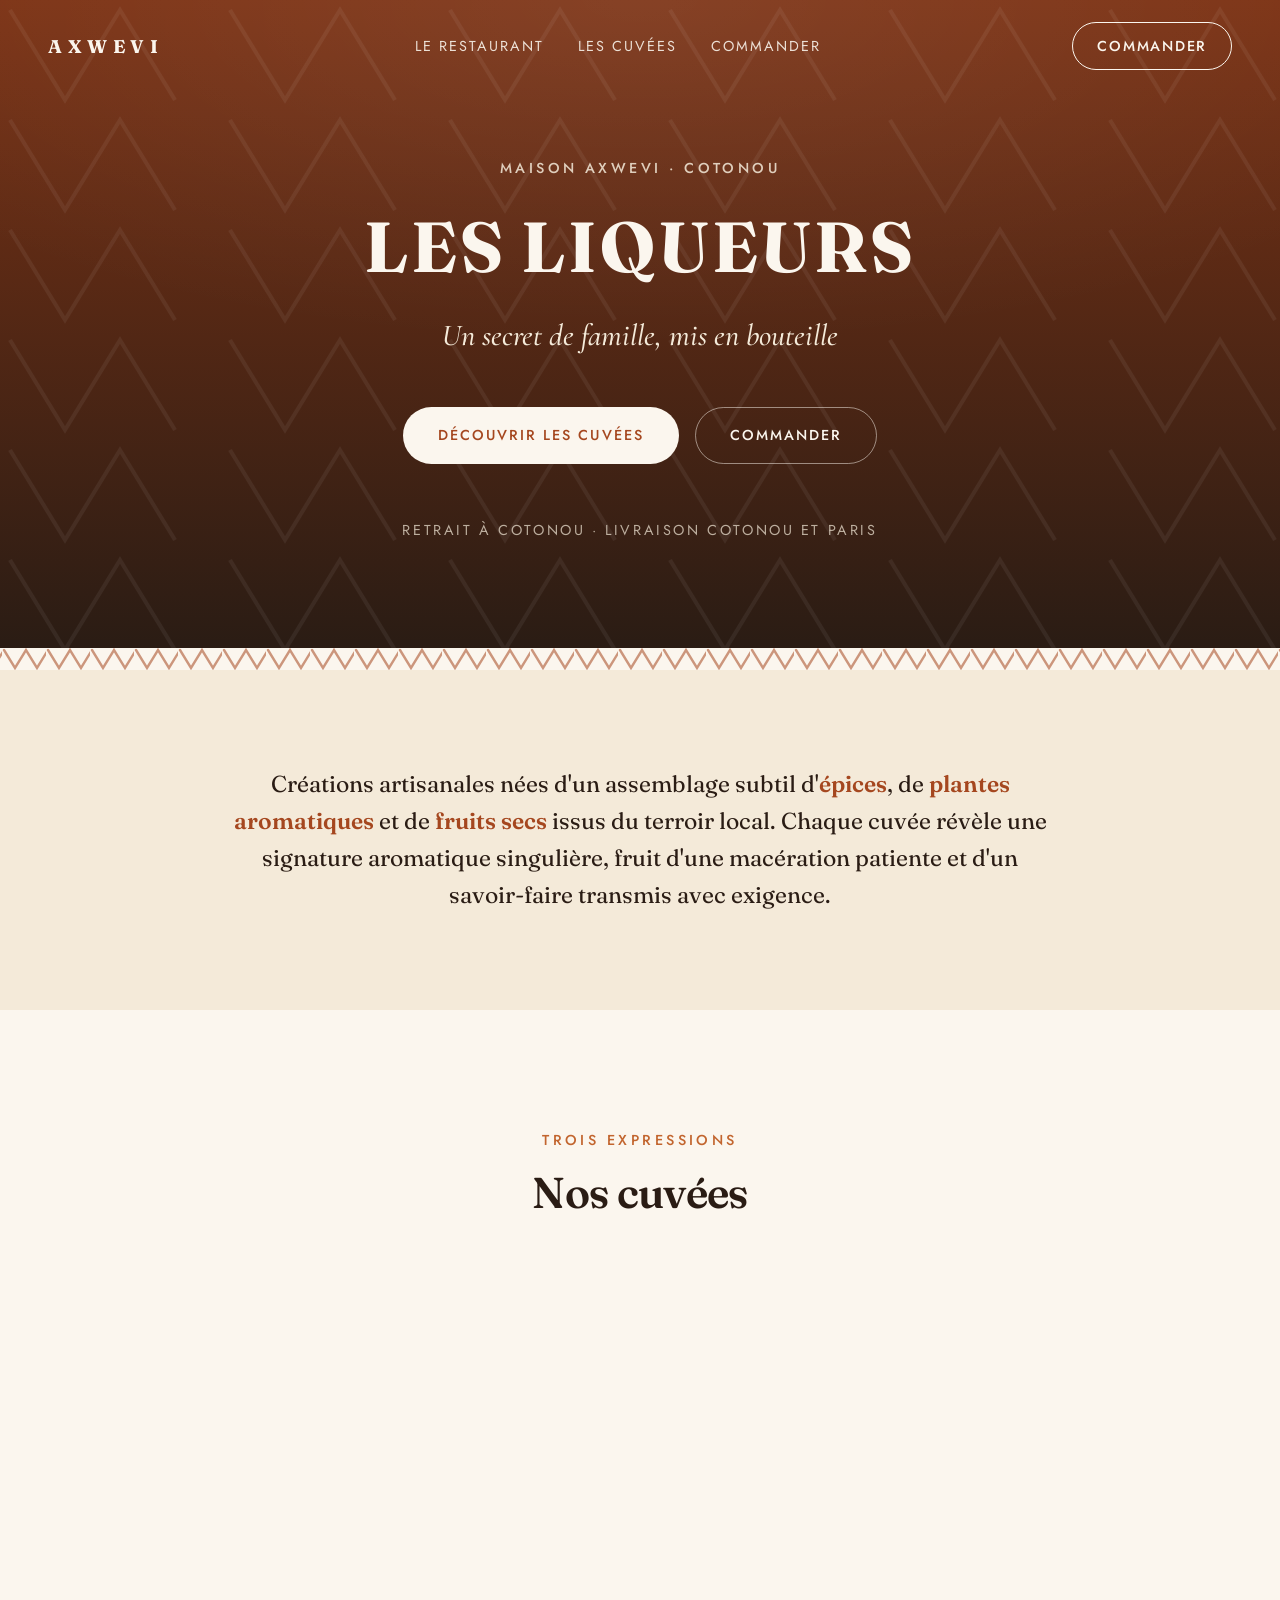
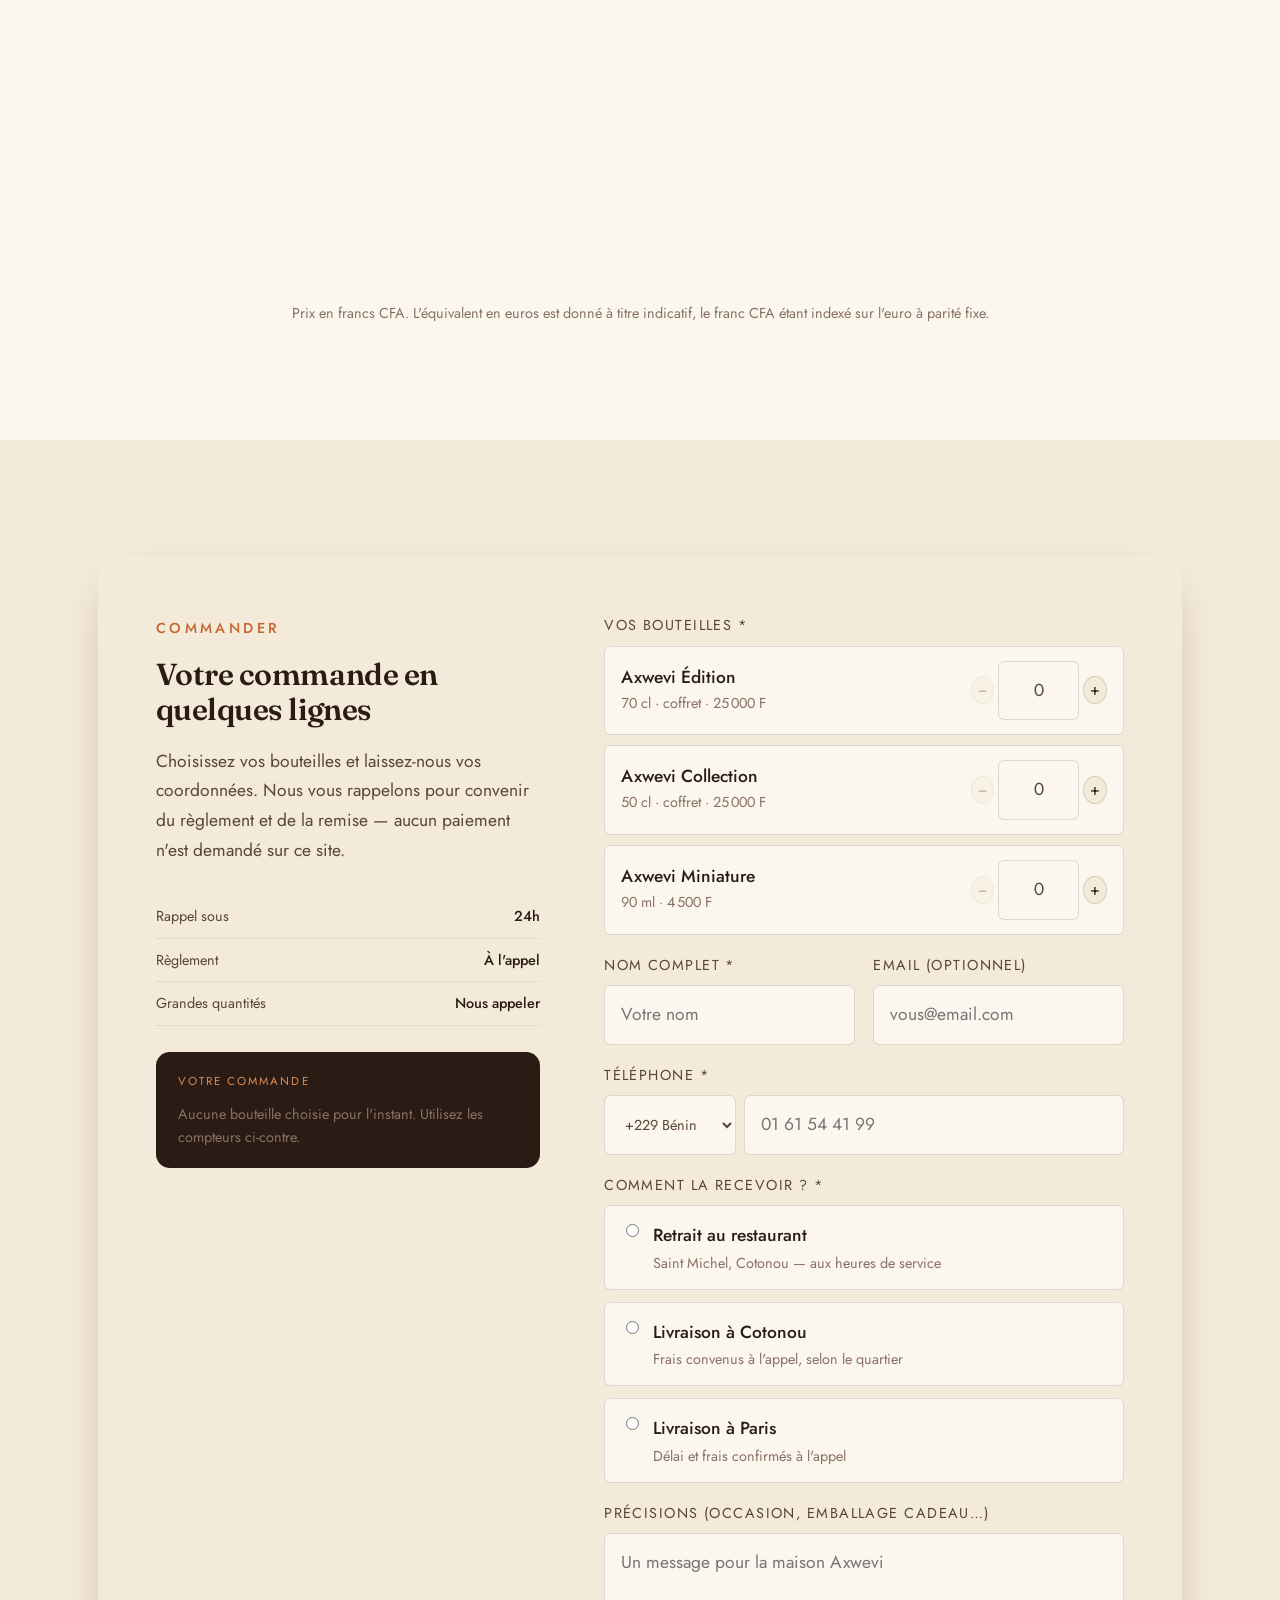
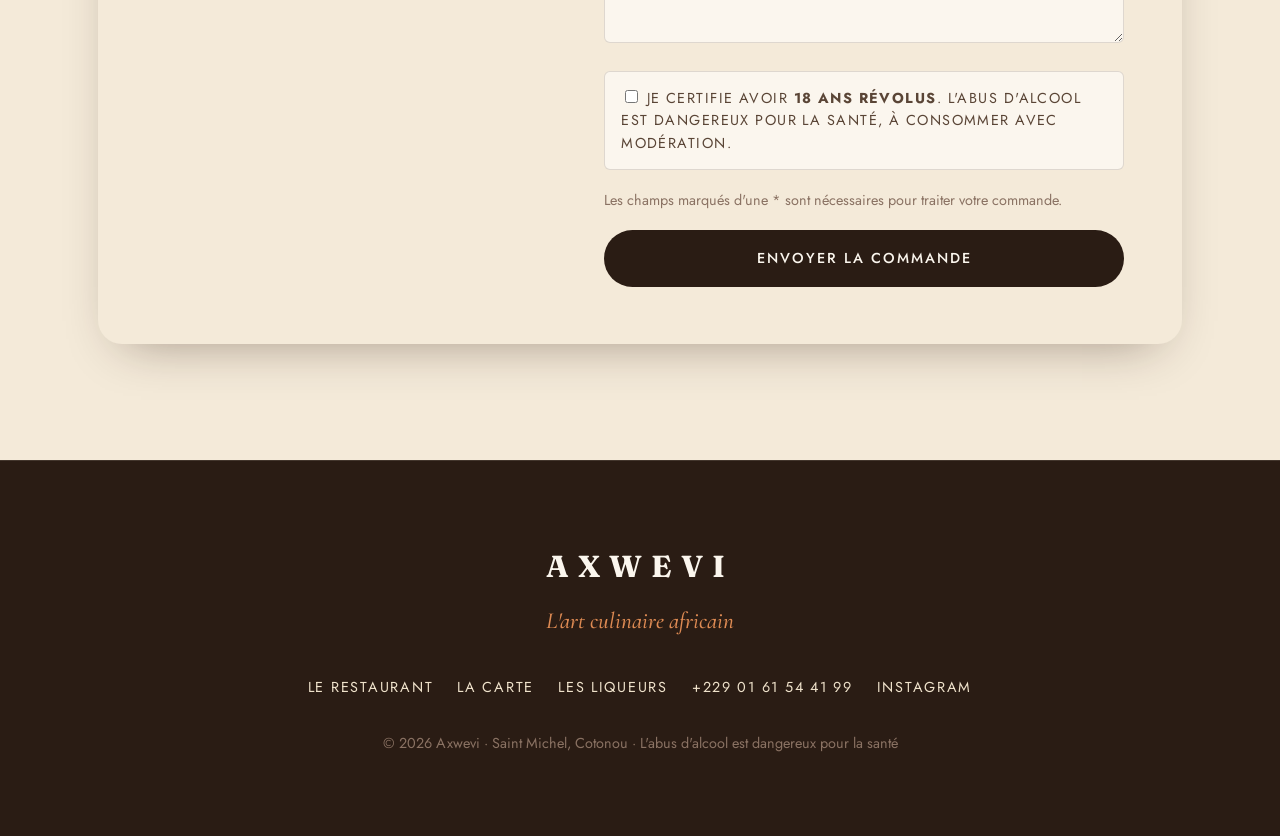
<file: liqueurs.html>
<!DOCTYPE html>
<html lang="fr">
<head>
<meta charset="UTF-8">
<meta name="viewport" content="width=device-width, initial-scale=1">
<meta name="robots" content="noindex, nofollow">

<title>Les liqueurs Axwevi — Créations artisanales du Bénin</title>
<meta name="description" content="Les liqueurs artisanales Axwevi : macération d'épices, de plantes aromatiques et de fruits secs du terroir béninois. Commande en ligne, retrait à Cotonou, livraison Cotonou et Paris.">
<meta name="theme-color" content="#a5471f">
<link rel="canonical" href="https://madboy229.github.io/Axwevi/liqueurs.html">

<meta property="og:type" content="website">
<meta property="og:locale" content="fr_FR">
<meta property="og:site_name" content="Axwevi">
<meta property="og:title" content="Les liqueurs Axwevi">
<meta property="og:description" content="Créations artisanales nées d'un assemblage d'épices, de plantes aromatiques et de fruits secs du terroir béninois.">
<meta property="og:url" content="https://madboy229.github.io/Axwevi/liqueurs.html">

<link rel="icon" href="data:image/svg+xml,<svg xmlns='http://www.w3.org/2000/svg' viewBox='0 0 32 32'><rect width='32' height='32' rx='7' fill='%23a5471f'/><text x='16' y='23' font-family='Georgia,serif' font-size='19' font-weight='700' fill='%23f4ead9' text-anchor='middle'>A</text></svg>">

<link rel="preconnect" href="https://fonts.googleapis.com">
<link rel="preconnect" href="https://fonts.gstatic.com" crossorigin>
<link href="https://fonts.googleapis.com/css2?family=Fraunces:ital,opsz,wght@0,9..144,400;0,9..144,500;0,9..144,600;0,9..144,700;1,9..144,500&family=Cormorant+Garamond:ital,wght@1,500&family=Jost:wght@400;500;600&display=swap" rel="stylesheet">

<link rel="stylesheet" href="assets/css/tokens.css?v=20260924i">
<link rel="stylesheet" href="assets/css/site.css?v=20260924i">
<link rel="stylesheet" href="assets/css/liqueurs.css?v=20260924i">
</head>
<body>

<a class="skip-link" href="#main">Aller au contenu</a>

<nav class="nav" id="nav">
  <a class="nav__mark" href="index.html" aria-label="Axwevi, retour à l'accueil">AXWEVI</a>

  <ul class="nav__links" id="navLinks">
    <li><a href="index.html#histoire">Le restaurant</a></li>
    <li><a href="#cuvees">Les cuvées</a></li>
    <li><a href="#commander">Commander</a></li>
  </ul>

  <a class="btn nav__cta" href="#commander">Commander</a>

  <button class="nav__burger" id="navBurger" type="button"
          aria-expanded="false" aria-controls="navLinks" aria-label="Ouvrir le menu">
    <span></span>
  </button>

  <div class="nav__scrim" id="navScrim"></div>
</nav>

<header class="hero hero--liqueurs" id="top">
  <p class="eyebrow hero__eyebrow">Maison Axwevi · Cotonou</p>
  <h1 class="hero__title">Les liqueurs</h1>
  <p class="hero__tagline script">Un secret de famille, mis en bouteille</p>

  <div class="hero__cta-row">
    <a href="#cuvees" class="btn btn--solid">Découvrir les cuvées</a>
    <a href="#commander" class="btn btn--ghost">Commander</a>
  </div>

  <p class="hero__meta">Retrait à Cotonou · Livraison Cotonou et Paris</p>
</header>

<div class="motif" aria-hidden="true"></div>

<main id="main">

  <!-- ====================== INTENTION ====================== -->
  <section class="intention">
    <div class="wrap">
      <p class="intention__text reveal">Créations artisanales nées d'un assemblage subtil d'<strong>épices</strong>, de <strong>plantes aromatiques</strong> et de <strong>fruits secs</strong> issus du terroir local. Chaque cuvée révèle une signature aromatique singulière, fruit d'une macération patiente et d'un savoir-faire transmis avec exigence.</p>
    </div>
  </section>

  <!-- ====================== CUVÉES ====================== -->
  <section class="cuvees" id="cuvees">
    <div class="wrap">
      <div class="section-head reveal">
        <span class="eyebrow">Trois expressions</span>
        <h2>Nos cuvées</h2>
      </div>

      <!-- Construit par liqueurs.js depuis config.js : une seule source de vérité
           pour les noms, les formats et les prix, partagée avec le bon de commande. -->
      <div class="cuvee-list" id="cuveeList"></div>

      <p class="menu__note">Prix en francs CFA. L'équivalent en euros est donné à titre indicatif, le franc CFA étant indexé sur l'euro à parité fixe.</p>
    </div>
  </section>

  <!-- ====================== COMMANDE ====================== -->
  <section class="order" id="commander">
    <div class="wrap">
      <div class="reserve__panel reveal">
        <div class="order__top">

          <div class="order__intro">
            <span class="eyebrow">Commander</span>
            <h2>Votre commande en quelques lignes</h2>
            <p>Choisissez vos bouteilles et laissez-nous vos coordonnées. Nous vous rappelons pour convenir du règlement et de la remise — aucun paiement n'est demandé sur ce site.</p>

            <div style="margin-top:30px;">
              <div class="infos-row"><span>Rappel sous</span><span>24h</span></div>
              <div class="infos-row"><span>Règlement</span><span>À l'appel</span></div>
              <div class="infos-row"><span>Grandes quantités</span><span>Nous appeler</span></div>
            </div>

            <!-- Récapitulatif tenu à jour par liqueurs.js -->
            <div class="order__recap" id="orderRecap" aria-live="polite"></div>
          </div>

          <form class="order-form" id="orderForm" novalidate>

            <div class="field">
              <span class="field__label" id="panierLabel">Vos bouteilles *</span>
              <div class="panier" id="panier" role="group" aria-labelledby="panierLabel"></div>
              <p class="field__error" id="err-panier"></p>
            </div>

            <div class="form-row">
              <div class="field">
                <label for="cname">Nom complet *</label>
                <input type="text" id="cname" name="cname" placeholder="Votre nom"
                       autocomplete="name" required aria-describedby="err-cname">
                <p class="field__error" id="err-cname"></p>
              </div>
              <div class="field">
                <label for="cemail">Email (optionnel)</label>
                <input type="email" id="cemail" name="cemail" placeholder="vous@email.com"
                       autocomplete="email" aria-describedby="err-cemail">
                <p class="field__error" id="err-cemail"></p>
              </div>
            </div>

            <div class="form-row form-row--phone">
              <div class="field">
                <label for="cphone">Téléphone *</label>
                <div class="phone">
                  <label class="visually-hidden" for="cdial">Indicatif du pays</label>
                  <select class="phone__dial" id="cdial" name="cdial"></select>
                  <input type="tel" id="cphone" name="cphone" placeholder="01 61 54 41 99"
                         autocomplete="tel-national" inputmode="tel"
                         required aria-describedby="err-cphone">
                </div>
                <p class="field__error" id="err-cphone"></p>
              </div>
            </div>

            <div class="field">
              <span class="field__label" id="remiseLabel">Comment la recevoir ? *</span>
              <div class="choice choice--stack" id="remiseGroup" role="radiogroup" aria-labelledby="remiseLabel"></div>
              <p class="field__error" id="err-remise"></p>
            </div>

            <div class="field" id="adresseField" hidden>
              <label for="cadresse">Adresse de livraison *</label>
              <textarea id="cadresse" name="cadresse" maxlength="400"
                        placeholder="Quartier, rue, repère — ou adresse complète"
                        aria-describedby="err-cadresse"></textarea>
              <p class="field__error" id="err-cadresse"></p>
            </div>

            <div class="field">
              <label for="cmessage">Précisions (occasion, emballage cadeau…)</label>
              <textarea id="cmessage" name="cmessage" maxlength="700"
                        placeholder="Un message pour la maison Axwevi"></textarea>
            </div>

            <div class="field">
              <label class="age">
                <input type="checkbox" id="cage" name="cage" required>
                <span>Je certifie avoir <strong>18 ans révolus</strong>. L'abus d'alcool est dangereux pour la santé, à consommer avec modération.</span>
              </label>
              <p class="field__error" id="err-cage"></p>
            </div>

            <p class="form-note">Les champs marqués d'une * sont nécessaires pour traiter votre commande.</p>
            <button type="submit" class="btn btn--dark" id="orderBtn">Envoyer la commande</button>

            <div class="confirm" id="orderConfirm" role="status" aria-live="polite"></div>
          </form>

        </div>
      </div>
    </div>
  </section>

</main>

<footer class="site-footer">
  <div class="wrap">
    <div class="foot-mark">AXWEVI</div>
    <div class="foot-tag script">L'art culinaire africain</div>
    <ul class="foot-links">
      <li><a href="index.html">Le restaurant</a></li>
      <li><a href="index.html#menu">La carte</a></li>
      <li><a href="#cuvees">Les liqueurs</a></li>
      <li><a href="tel:+2290161544199">+229 01 61 54 41 99</a></li>
      <li><a href="https://www.instagram.com/axwevi.restaurant/" target="_blank" rel="noopener">Instagram</a></li>
    </ul>
    <div class="foot-bottom">© <span id="year"></span> Axwevi · Saint Michel, Cotonou · L'abus d'alcool est dangereux pour la santé</div>
  </div>
</footer>

<script src="assets/js/config.js?v=20260924i"></script>
<script src="assets/js/phone.js?v=20260924i"></script>
<script src="assets/js/nav.js?v=20260924i"></script>
<script src="assets/js/liqueurs.js?v=20260924i"></script>
</body>
</html>
</file>
<file: assets/css/tokens.css>
/* ==========================================================================
   AXWEVI — Design tokens, reset et primitives partagées
   Utilisé par site.css et admin.css. Modifier une couleur ici la change partout.
   ========================================================================== */

:root {
  /* --- Palette ---------------------------------------------------------- */
  --terracotta-900: #7d3315;
  --terracotta-700: #a5471f;
  --terracotta-500: #c2652e;
  --terracotta-300: #dd8a53;

  --cream-50:  #fbf6ee;
  --cream-100: #f4ead9;
  --cream-200: #efe2cb;

  --ink-900: #2a1c14;
  --ink-600: #5a4536;
  --ink-400: #8a7263;

  --gold: #b8894f;

  --ok:   #3f7d4e;
  --warn: #b1862c;
  --err:  #a5471f;

  --line: rgba(42, 28, 20, 0.14);
  --line-strong: rgba(42, 28, 20, 0.26);

  /* --- Typographie ------------------------------------------------------ */
  --font-display: 'Fraunces', Georgia, 'Times New Roman', serif;
  --font-body: 'Jost', -apple-system, BlinkMacSystemFont, 'Segoe UI', sans-serif;
  --font-script: 'Cormorant Garamond', Georgia, serif;

  /* Échelle fluide : se règle seule entre mobile et desktop */
  --step--1: clamp(0.82rem, 0.79rem + 0.15vw, 0.9rem);
  --step-0:  clamp(1rem, 0.96rem + 0.2vw, 1.09rem);
  --step-1:  clamp(1.2rem, 1.12rem + 0.4vw, 1.45rem);
  --step-2:  clamp(1.45rem, 1.3rem + 0.75vw, 1.95rem);
  --step-3:  clamp(1.8rem, 1.5rem + 1.5vw, 2.7rem);
  --step-4:  clamp(2.4rem, 1.7rem + 3.4vw, 4.6rem);

  /* --- Espacement et formes --------------------------------------------- */
  --wrap: 1180px;
  --gutter: clamp(20px, 5vw, 48px);
  --section-y: clamp(64px, 9vw, 130px);

  --radius-sm: 6px;
  --radius-md: 14px;
  --radius-lg: 24px;

  --shadow-sm: 0 4px 14px -8px rgba(42, 20, 10, 0.4);
  --shadow-md: 0 20px 50px -25px rgba(42, 20, 10, 0.45);
  --shadow-lg: 0 40px 90px -45px rgba(42, 20, 10, 0.55);

  --ease: cubic-bezier(0.22, 0.61, 0.36, 1);
  --dur: 0.45s;
}

/* --- Reset --------------------------------------------------------------- */

*, *::before, *::after { box-sizing: border-box; }

html {
  scroll-behavior: smooth;
  /* Décale les ancres pour qu'un titre ne passe pas sous la nav fixe */
  scroll-padding-top: 96px;
  -webkit-text-size-adjust: 100%;
}

body {
  margin: 0;
  font-family: var(--font-body);
  font-size: var(--step-0);
  line-height: 1.7;
  color: var(--ink-600);
  background: var(--cream-50);
  -webkit-font-smoothing: antialiased;
  text-rendering: optimizeLegibility;
  overflow-x: hidden;
}

h1, h2, h3, h4 {
  font-family: var(--font-display);
  color: var(--ink-900);
  font-weight: 600;
  line-height: 1.15;
  margin: 0;
  letter-spacing: -0.015em;
}

p { margin: 0 0 1.1em; }
p:last-child { margin-bottom: 0; }

img, svg { display: block; max-width: 100%; }

a { color: inherit; }

button, input, select, textarea {
  font: inherit;
  color: inherit;
}

button { cursor: pointer; }

/* --- Accessibilité ------------------------------------------------------- */

:focus-visible {
  outline: 2px solid var(--terracotta-500);
  outline-offset: 3px;
  border-radius: 2px;
}

.skip-link {
  position: absolute;
  left: 50%;
  top: 8px;
  transform: translate(-50%, -150%);
  z-index: 200;
  background: var(--ink-900);
  color: var(--cream-50);
  padding: 12px 22px;
  border-radius: var(--radius-sm);
  text-decoration: none;
  transition: transform 0.2s var(--ease);
}
.skip-link:focus { transform: translate(-50%, 0); }

.visually-hidden {
  position: absolute !important;
  width: 1px; height: 1px;
  padding: 0; margin: -1px;
  overflow: hidden;
  clip: rect(0 0 0 0);
  white-space: nowrap;
  border: 0;
}

/* --- Primitives ---------------------------------------------------------- */

.wrap {
  width: 100%;
  max-width: var(--wrap);
  margin-inline: auto;
  padding-inline: var(--gutter);
}

.eyebrow {
  display: inline-block;
  font-size: var(--step--1);
  font-weight: 500;
  letter-spacing: 0.24em;
  text-transform: uppercase;
  color: var(--terracotta-500);
  margin: 0;
}

.script {
  font-family: var(--font-script);
  font-style: italic;
  font-weight: 500;
}

.section-head {
  text-align: center;
  max-width: 640px;
  margin: 0 auto clamp(40px, 6vw, 70px);
}
.section-head h2 {
  font-size: var(--step-3);
  margin-top: 14px;
}
.section-head p { margin-top: 18px; }

.btn {
  display: inline-flex;
  align-items: center;
  justify-content: center;
  gap: 10px;
  padding: 15px 34px;
  border: 1px solid transparent;
  border-radius: 999px;
  font-size: var(--step--1);
  font-weight: 500;
  letter-spacing: 0.14em;
  text-transform: uppercase;
  text-decoration: none;
  transition: background var(--dur) var(--ease), color var(--dur) var(--ease),
              border-color var(--dur) var(--ease), transform 0.2s var(--ease);
}
.btn:hover { transform: translateY(-2px); }
.btn:active { transform: translateY(0); }
.btn[disabled] { opacity: 0.55; cursor: not-allowed; transform: none; }

.btn--solid {
  background: var(--terracotta-700);
  color: var(--cream-50);
}
.btn--solid:hover { background: var(--terracotta-900); }

.btn--ghost {
  border-color: currentColor;
  color: var(--ink-900);
}
.btn--ghost:hover { background: var(--ink-900); color: var(--cream-50); }

.btn--dark {
  background: var(--ink-900);
  color: var(--cream-50);
  width: 100%;
}
.btn--dark:hover { background: #3d291d; }

/* --- Motif décoratif ----------------------------------------------------- */

/* Frise de chevrons, écho du motif du hero */
.motif {
  height: 22px;
  width: 100%;
  background-image: url("data:image/svg+xml,%3Csvg xmlns='http://www.w3.org/2000/svg' width='44' height='22' viewBox='0 0 44 22'%3E%3Cpath d='M2 2 L13 20 L24 2 L35 20 L46 2' stroke='%23a5471f' stroke-width='2.4' fill='none' stroke-linecap='round'/%3E%3C/svg%3E");
  background-size: 44px 22px;
  background-repeat: repeat-x;
  background-position: center;
  opacity: 0.55;
}

/* --- Révélation au défilement -------------------------------------------- */

.reveal {
  opacity: 0;
  transform: translateY(26px);
  transition: opacity 0.8s var(--ease), transform 0.8s var(--ease);
}
.reveal.is-visible { opacity: 1; transform: none; }

@media (prefers-reduced-motion: reduce) {
  html { scroll-behavior: auto; }
  *, *::before, *::after {
    animation-duration: 0.01ms !important;
    animation-iteration-count: 1 !important;
    transition-duration: 0.01ms !important;
  }
  .reveal { opacity: 1; transform: none; }
}
</file>
<file: assets/css/site.css>
/* ==========================================================================
   AXWEVI — Styles de la page publique
   Dépend de tokens.css (à charger avant).
   ========================================================================== */

/* --- Navigation ---------------------------------------------------------- */

.nav {
  position: fixed;
  inset: 0 0 auto 0;
  z-index: 100;
  display: flex;
  align-items: center;
  justify-content: space-between;
  gap: 24px;
  padding: 22px var(--gutter);
  transition: background var(--dur) var(--ease), padding var(--dur) var(--ease),
              box-shadow var(--dur) var(--ease);
}
.nav.is-scrolled {
  background: rgba(251, 246, 238, 0.92);
  backdrop-filter: blur(14px);
  -webkit-backdrop-filter: blur(14px);
  padding-block: 14px;
  box-shadow: var(--shadow-sm);
}

/* Par-dessus le hero terracotta la navigation est crème ; une fois la page
   défilée, elle passe sur fond clair et reprend les teintes sombres. */
.nav__mark {
  font-family: var(--font-display);
  font-weight: 700;
  font-size: 1.15rem;
  letter-spacing: 0.3em;
  color: var(--cream-50);
  text-decoration: none;
  transition: color var(--dur) var(--ease);
}
.nav.is-scrolled .nav__mark { color: var(--ink-900); }

.nav__links {
  display: flex;
  gap: 34px;
  list-style: none;
  margin: 0;
  padding: 0;
}
.nav__links a {
  position: relative;
  font-size: var(--step--1);
  letter-spacing: 0.14em;
  text-transform: uppercase;
  text-decoration: none;
  color: var(--cream-50);
  opacity: 0.88;
  padding-block: 4px;
  transition: color var(--dur) var(--ease), opacity 0.2s var(--ease);
}
.nav__links a::after {
  content: "";
  position: absolute;
  left: 0;
  bottom: 0;
  width: 100%;
  height: 1px;
  background: currentColor;
  transform: scaleX(0);
  transform-origin: right;
  transition: transform var(--dur) var(--ease);
}
.nav__links a:hover { opacity: 1; }
.nav__links a:hover::after,
.nav__links a[aria-current="true"]::after {
  transform: scaleX(1);
  transform-origin: left;
}

.nav.is-scrolled .nav__links a { color: var(--ink-600); opacity: 1; }
.nav.is-scrolled .nav__links a:hover { color: var(--terracotta-700); }

.nav__cta {
  padding: 11px 24px;
  border: 1px solid var(--cream-50);
  border-radius: 999px;
  color: var(--cream-50);
  font-size: var(--step--1);
  font-weight: 500;
  letter-spacing: 0.12em;
  text-transform: uppercase;
  text-decoration: none;
  transition: background var(--dur) var(--ease), color var(--dur) var(--ease),
              border-color var(--dur) var(--ease);
}
.nav__cta:hover {
  background: var(--cream-50);
  color: var(--terracotta-700);
}
.nav.is-scrolled .nav__cta {
  border-color: var(--terracotta-700);
  color: var(--terracotta-700);
}
.nav.is-scrolled .nav__cta:hover {
  background: var(--terracotta-700);
  color: var(--cream-50);
}

/* Bouton burger — masqué au-dessus de 900px */
.nav__burger {
  display: none;
  width: 44px;
  height: 44px;
  align-items: center;
  justify-content: center;
  background: none;
  border: 1px solid rgba(251, 246, 238, 0.45);
  border-radius: 50%;
  transition: border-color var(--dur) var(--ease);
}
.nav.is-scrolled .nav__burger { border-color: var(--line); }

.nav__burger span {
  display: block;
  position: relative;
  width: 18px;
  height: 1.5px;
  background: var(--cream-50);
  transition: background 0.2s var(--ease);
}
.nav__burger span::before,
.nav__burger span::after {
  content: "";
  position: absolute;
  left: 0;
  width: 100%;
  height: 1.5px;
  background: var(--cream-50);
  transition: transform var(--dur) var(--ease), background 0.2s var(--ease);
}
.nav.is-scrolled .nav__burger span,
.nav.is-scrolled .nav__burger span::before,
.nav.is-scrolled .nav__burger span::after { background: var(--ink-900); }
.nav__burger span::before { top: -6px; }
.nav__burger span::after { top: 6px; }

/* Menu ouvert : la croix se détache sur le tiroir crème, quel que soit l'état
   de défilement. Le sélecteur porte .nav pour rester prioritaire sur les
   règles d'état défilé ci-dessus. */
.nav .nav__burger[aria-expanded="true"] {
  border-color: var(--line-strong);
}
.nav .nav__burger[aria-expanded="true"] span { background: transparent; }
.nav .nav__burger[aria-expanded="true"] span::before,
.nav .nav__burger[aria-expanded="true"] span::after {
  background: var(--ink-900);
}
.nav .nav__burger[aria-expanded="true"] span::before { transform: translateY(6px) rotate(45deg); }
.nav .nav__burger[aria-expanded="true"] span::after { transform: translateY(-6px) rotate(-45deg); }

/* --- Voile derrière le tiroir ------------------------------------------- */

.nav__scrim { display: none; }

@media (max-width: 900px) {
  .nav__scrim {
    display: block;
    position: fixed;
    inset: 0;
    z-index: 1;
    background: rgba(42, 28, 20, 0.5);
    opacity: 0;
    pointer-events: none;
    transition: opacity var(--dur) var(--ease);
  }
  .nav__scrim.is-visible {
    opacity: 1;
    pointer-events: auto;
  }
}

@media (max-width: 900px) {
  /* Ordre d'empilement explicite : le bouton reste au-dessus du tiroir,
     qui reste au-dessus du voile. */
  .nav__burger {
    display: flex;
    position: relative;
    z-index: 3;
  }
  .nav__cta { display: none; }

  .nav__links {
    position: fixed;
    inset: 0 0 0 auto;
    z-index: 2;
    width: min(320px, 82vw);
    flex-direction: column;
    justify-content: center;
    gap: 6px;
    padding: 40px;
    background: var(--cream-100);
    box-shadow: var(--shadow-lg);
    transform: translateX(100%);
    transition: transform var(--dur) var(--ease);
  }
  .nav__links.is-open { transform: none; }

  /* Le tiroir est sur fond crème : le texte y repasse en sombre */
  .nav .nav__links a,
  .nav.is-scrolled .nav__links a {
    display: block;
    font-size: var(--step-1);
    font-family: var(--font-display);
    text-transform: none;
    letter-spacing: 0;
    padding-block: 14px;
    color: var(--ink-900);
    opacity: 1;
    border-bottom: 1px solid var(--line);
  }
  .nav__links a::after { display: none; }
}

/* Verrou de défilement. `overflow: hidden` seul ne tient pas — la page
   continue de glisser derrière le menu. On fige le corps en position fixe et
   site.js mémorise puis restitue la position exacte à la fermeture. */
body.is-locked {
  position: fixed;
  left: 0;
  right: 0;
  width: 100%;
  overflow: hidden;
}

/* --- Hero ---------------------------------------------------------------- */

.hero {
  position: relative;
  min-height: 100svh;
  display: flex;
  flex-direction: column;
  align-items: center;
  justify-content: center;
  text-align: center;
  padding: 140px var(--gutter) 90px;
  background:
    radial-gradient(120% 90% at 50% 0%, rgba(255, 255, 255, 0.08), transparent 60%),
    linear-gradient(180deg, var(--terracotta-700) 0%, #8a3818 100%);
  overflow: hidden;
}

/* Chevrons inspirés des tissages ouest-africains, très discrets */
.hero::before {
  content: "";
  position: absolute;
  inset: 0;
  background-image: url("data:image/svg+xml,%3Csvg xmlns='http://www.w3.org/2000/svg' width='88' height='44' viewBox='0 0 88 44'%3E%3Cpath d='M4 4 L26 40 L48 4 L70 40' stroke='%23ffffff' stroke-width='1.6' fill='none' opacity='0.06'/%3E%3C/svg%3E");
  background-size: 220px 110px;
  pointer-events: none;
}

.hero > * { position: relative; z-index: 1; }

.hero__eyebrow {
  color: var(--cream-100);
  opacity: 0.85;
  margin-bottom: 26px;
}

.hero__title {
  font-size: var(--step-4);
  font-weight: 700;
  letter-spacing: 0.04em;
  text-transform: uppercase;
  color: var(--cream-50);
  margin: 0;
}

.hero__tagline {
  font-size: var(--step-2);
  color: var(--cream-100);
  margin: 22px 0 0;
}

/* Sur le terracotta, les boutons s'inversent */
.hero .btn--solid {
  background: var(--cream-50);
  color: var(--terracotta-700);
}
.hero .btn--solid:hover { background: var(--cream-100); }

.hero .btn--ghost {
  border-color: rgba(251, 246, 238, 0.5);
  color: var(--cream-50);
}
.hero .btn--ghost:hover {
  background: transparent;
  border-color: var(--cream-50);
  color: var(--cream-50);
}

.hero__cta-row {
  display: flex;
  flex-wrap: wrap;
  gap: 16px;
  justify-content: center;
  margin-top: 46px;
}

.hero__meta {
  margin-top: 54px;
  font-size: var(--step--1);
  letter-spacing: 0.18em;
  text-transform: uppercase;
  color: var(--cream-100);
  opacity: 0.7;
}

.hero__scroll {
  position: absolute;
  bottom: 30px;
  left: 50%;
  transform: translateX(-50%);
  font-size: 0.72rem;
  letter-spacing: 0.3em;
  text-transform: uppercase;
  color: var(--cream-100);
  opacity: 0.7;
}
.hero__scroll::after {
  content: "";
  display: block;
  width: 1px;
  height: 34px;
  margin: 12px auto 0;
  background: linear-gradient(var(--cream-100), transparent);
  animation: scroll-pulse 2.4s var(--ease) infinite;
}
@keyframes scroll-pulse {
  0%, 100% { opacity: 0.3; transform: scaleY(0.6); transform-origin: top; }
  50% { opacity: 1; transform: scaleY(1); transform-origin: top; }
}

/* --- Histoire ------------------------------------------------------------ */

.story {
  padding-block: var(--section-y);
  background: var(--cream-50);
}

.story__grid {
  display: grid;
  grid-template-columns: 1fr 1.15fr;
  gap: clamp(36px, 6vw, 84px);
  align-items: center;
}

.story__mark {
  display: flex;
  align-items: center;
  justify-content: center;
  aspect-ratio: 4 / 5;
  padding: 40px;
  border-radius: var(--radius-lg);
  background: linear-gradient(150deg, var(--terracotta-700), var(--terracotta-500) 55%, var(--terracotta-300));
  box-shadow: var(--shadow-md);
}
.story__mark span {
  font-family: var(--font-script);
  font-style: italic;
  font-size: var(--step-2);
  line-height: 1.5;
  color: var(--cream-50);
  text-align: center;
}

.story__text h2 {
  font-size: var(--step-2);
  margin: 16px 0 26px;
}
.story__sign {
  font-family: var(--font-script);
  font-style: italic;
  font-size: var(--step-1);
  color: var(--terracotta-700);
  margin-top: 26px;
}

@media (max-width: 820px) {
  .story__grid { grid-template-columns: 1fr; }
  .story__mark { aspect-ratio: 3 / 2; }
}

/* --- Citation ------------------------------------------------------------ */

.quote {
  padding-block: clamp(50px, 7vw, 90px);
  background: var(--cream-100);
  text-align: center;
}
.quote blockquote {
  max-width: 760px;
  margin: 0 auto;
  font-family: var(--font-display);
  font-size: var(--step-2);
  line-height: 1.5;
  color: var(--ink-900);
}
.quote cite {
  display: block;
  margin-top: 24px;
  font-family: var(--font-script);
  font-size: var(--step-1);
  color: var(--terracotta-700);
}

/* --- Menu ---------------------------------------------------------------- */

.menu {
  padding-block: var(--section-y);
  background: var(--cream-50);
}

.tabs {
  display: flex;
  flex-wrap: wrap;
  justify-content: center;
  gap: 10px;
  margin-bottom: clamp(36px, 5vw, 56px);
}
.tab {
  padding: 12px 26px;
  border: 1px solid var(--line);
  border-radius: 999px;
  background: transparent;
  font-size: var(--step--1);
  letter-spacing: 0.1em;
  text-transform: uppercase;
  color: var(--ink-600);
  transition: background var(--dur) var(--ease), border-color var(--dur) var(--ease),
              color var(--dur) var(--ease);
}
.tab:hover {
  border-color: var(--terracotta-300);
  color: var(--terracotta-700);
}
.tab[aria-selected="true"] {
  background: var(--ink-900);
  border-color: var(--ink-900);
  color: var(--cream-50);
}

.menu-panel[hidden] { display: none; }

.dish-list {
  display: grid;
  grid-template-columns: repeat(auto-fit, minmax(330px, 1fr));
  gap: clamp(22px, 3vw, 38px);
}

.dish {
  padding-bottom: 22px;
  border-bottom: 1px solid var(--line);
}
.dish__head {
  display: flex;
  align-items: baseline;
  gap: 14px;
}
.dish__name {
  font-family: var(--font-display);
  font-size: var(--step-1);
  font-weight: 600;
  color: var(--ink-900);
}
.dish__dots {
  flex: 1;
  height: 1px;
  border-bottom: 1px dotted var(--line-strong);
  transform: translateY(-4px);
}
.dish__price {
  font-weight: 600;
  color: var(--terracotta-700);
  white-space: nowrap;
}
.dish__sub {
  font-family: var(--font-script);
  font-size: var(--step-0);
  color: var(--gold);
  margin-top: 4px;
}
.dish__desc {
  font-size: var(--step--1);
  line-height: 1.65;
  margin: 12px 0 0;
}

.menu__note {
  margin-top: clamp(36px, 5vw, 56px);
  text-align: center;
  font-size: var(--step--1);
  color: var(--ink-400);
}

/* --- Signatures ---------------------------------------------------------- */

.signatures {
  padding-block: var(--section-y);
  background: var(--cream-100);
}

.sig-grid {
  display: grid;
  grid-template-columns: repeat(auto-fit, minmax(280px, 1fr));
  gap: clamp(20px, 3vw, 34px);
}
.sig-card {
  padding: clamp(30px, 4vw, 44px);
  background: var(--cream-50);
  border: 1px solid var(--line);
  border-radius: var(--radius-md);
  transition: transform var(--dur) var(--ease), box-shadow var(--dur) var(--ease);
}
.sig-card:hover {
  transform: translateY(-6px);
  box-shadow: var(--shadow-md);
}
.sig-card__icon {
  width: 42px;
  height: 42px;
  color: var(--terracotta-500);
  margin-bottom: 22px;
}
.sig-card h3 {
  font-size: var(--step-1);
  margin-bottom: 12px;
}
.sig-card p {
  font-size: var(--step--1);
  margin: 0;
}

/* --- Infos pratiques ----------------------------------------------------- */

.infos {
  padding-block: var(--section-y);
  background: var(--ink-900);
  color: var(--cream-200);
}
.infos h2,
.infos h3 { color: var(--cream-50); }
.infos .eyebrow { color: var(--terracotta-300); }

.infos-grid {
  display: grid;
  grid-template-columns: repeat(auto-fit, minmax(240px, 1fr));
  gap: clamp(30px, 4vw, 56px);
}
.infos-col h3 {
  font-size: var(--step-1);
  padding-bottom: 14px;
  margin-bottom: 18px;
  border-bottom: 1px solid rgba(244, 234, 217, 0.2);
}
.infos-col p { margin-bottom: 8px; }
.infos-col a {
  color: var(--terracotta-300);
  text-decoration: none;
  transition: color var(--dur) var(--ease);
}
.infos-col a:hover { color: var(--cream-50); }

.infos-row {
  display: flex;
  justify-content: space-between;
  gap: 16px;
  padding-block: 9px;
  font-size: var(--step--1);
  border-bottom: 1px dotted rgba(244, 234, 217, 0.18);
}
.infos-row span:last-child {
  color: var(--cream-50);
  font-weight: 500;
}

/* --- Réservation --------------------------------------------------------- */

.reserve {
  padding-block: var(--section-y);
  background: var(--cream-50);
}

.reserve__panel {
  padding: clamp(28px, 4.5vw, 62px);
  background: var(--cream-100);
  border-radius: var(--radius-lg);
  box-shadow: var(--shadow-md);
}
.reserve__top {
  display: grid;
  grid-template-columns: 0.85fr 1.15fr;
  gap: clamp(32px, 5vw, 70px);
}
.reserve__intro h2 {
  font-size: var(--step-2);
  margin: 14px 0 20px;
}
.reserve__intro .infos-row {
  border-bottom-color: var(--line);
  color: var(--ink-600);
}
.reserve__intro .infos-row span:last-child { color: var(--ink-900); }

@media (max-width: 880px) {
  .reserve__top { grid-template-columns: 1fr; }
}

.form-row {
  display: grid;
  grid-template-columns: 1fr 1fr;
  gap: 18px;
}
@media (max-width: 560px) {
  .form-row { grid-template-columns: 1fr; }
}

.field { margin-bottom: 18px; }
.field > label,
.field > .field__label {
  display: block;
  font-size: var(--step--1);
  letter-spacing: 0.1em;
  text-transform: uppercase;
  color: var(--ink-600);
  margin-bottom: 8px;
}

.field input,
.field select,
.field textarea {
  width: 100%;
  padding: 14px 16px;
  background: var(--cream-50);
  border: 1px solid var(--line);
  border-radius: var(--radius-sm);
  transition: border-color var(--dur) var(--ease), box-shadow var(--dur) var(--ease);
}
.field textarea {
  min-height: 110px;
  resize: vertical;
}
.field input:focus,
.field select:focus,
.field textarea:focus {
  outline: none;
  border-color: var(--terracotta-500);
  box-shadow: 0 0 0 3px rgba(194, 101, 46, 0.14);
}
.field input[aria-invalid="true"],
.field select[aria-invalid="true"] {
  border-color: var(--err);
  box-shadow: 0 0 0 3px rgba(165, 71, 31, 0.12);
}

.field__error {
  display: none;
  margin-top: 6px;
  font-size: var(--step--1);
  color: var(--err);
}
.field__error.is-visible { display: block; }

/* Téléphone : indicatif à gauche, numéro local à droite */
.phone {
  display: grid;
  grid-template-columns: 132px 1fr;
  gap: 8px;
}
.phone__dial {
  width: 100%;
  min-width: 0;
  padding-inline: 9px;
  font-size: var(--step--1);
}

/* Le téléphone occupe toute la largeur du formulaire : l'indicatif et le
   numéro ne tiennent pas côte à côte dans une demi-colonne. */
.form-row--phone { grid-template-columns: 1fr; }
/* Les minimums évitent que « Personnes » passe à la ligne sous son champ */
.form-row--three {
  grid-template-columns: minmax(130px, 1.2fr) minmax(100px, 1fr) minmax(132px, 1fr);
}

@media (max-width: 760px) {
  .form-row--three { grid-template-columns: 1fr 1fr; }
}
@media (max-width: 560px) {
  .form-row--three { grid-template-columns: 1fr; }
}

/* Choix salle / VIP */
.choice {
  display: grid;
  grid-template-columns: 1fr 1fr;
  gap: 12px;
}
@media (max-width: 480px) {
  .choice { grid-template-columns: 1fr; }
}

.choice__item {
  display: flex;
  align-items: flex-start;
  gap: 11px;
  padding: 15px 16px;
  background: var(--cream-50);
  border: 1px solid var(--line);
  border-radius: var(--radius-sm);
  cursor: pointer;
  transition: border-color var(--dur) var(--ease), background var(--dur) var(--ease);
}
.choice__item:hover { border-color: var(--terracotta-300); }

.choice__item input {
  width: auto;
  margin-top: 3px;
  accent-color: var(--terracotta-700);
  flex-shrink: 0;
}
.choice__item:has(input:checked) {
  border-color: var(--terracotta-500);
  background: rgba(221, 138, 83, 0.09);
}
.choice__item:has(input:focus-visible) {
  outline: 2px solid var(--terracotta-500);
  outline-offset: 2px;
}

.choice__body { display: block; }
.choice__title {
  display: block;
  font-weight: 500;
  color: var(--ink-900);
}
.choice__desc {
  display: block;
  font-size: var(--step--1);
  color: var(--ink-400);
  line-height: 1.45;
  margin-top: 2px;
}

/* Sélecteur de plats — construit par site.js à partir de la carte */
.dish-picker {
  max-height: 300px;
  overflow-y: auto;
  padding: 16px;
  background: var(--cream-50);
  border: 1px solid var(--line);
  border-radius: var(--radius-sm);
}
.dish-picker__group + .dish-picker__group { margin-top: 18px; }
.dish-picker__cat {
  display: block;
  font-size: 0.74rem;
  letter-spacing: 0.18em;
  text-transform: uppercase;
  color: var(--terracotta-500);
  margin-bottom: 8px;
}
.dish-picker__item {
  display: flex;
  align-items: center;
  justify-content: space-between;
  gap: 12px;
  padding: 7px 8px;
  border-radius: var(--radius-sm);
  font-size: var(--step--1);
  transition: background var(--dur) var(--ease);
}
.dish-picker__item.is-chosen { background: rgba(221, 138, 83, 0.13); }

.dish-picker__name {
  line-height: 1.35;
  color: var(--ink-600);
}
.dish-picker__item.is-chosen .dish-picker__name {
  color: var(--ink-900);
  font-weight: 500;
}

/* Compteur : permet de commander deux fois le même plat */
.qty {
  display: flex;
  align-items: center;
  gap: 4px;
  flex-shrink: 0;
}
.qty__btn {
  width: 28px;
  height: 28px;
  display: flex;
  align-items: center;
  justify-content: center;
  background: var(--cream-100);
  border: 1px solid var(--line);
  border-radius: 50%;
  font-size: 1rem;
  line-height: 1;
  color: var(--ink-900);
  transition: background var(--dur) var(--ease), border-color var(--dur) var(--ease);
}
.qty__btn:hover:not([disabled]) {
  background: var(--terracotta-700);
  border-color: var(--terracotta-700);
  color: var(--cream-50);
}
.qty__btn[disabled] {
  opacity: 0.35;
  cursor: not-allowed;
}

.qty__input {
  width: 42px;
  padding: 4px 0;
  text-align: center;
  background: transparent;
  border: 1px solid transparent;
  border-radius: var(--radius-sm);
  font-variant-numeric: tabular-nums;
  -moz-appearance: textfield;
  appearance: textfield;
}
.qty__input::-webkit-outer-spin-button,
.qty__input::-webkit-inner-spin-button {
  -webkit-appearance: none;
  margin: 0;
}
.qty__input:focus {
  outline: none;
  border-color: var(--terracotta-500);
  background: var(--cream-50);
}

.dish-picker__summary {
  margin: 10px 0 0;
  font-size: var(--step--1);
  color: var(--ink-400);
  line-height: 1.5;
}
.dish-picker__summary.is-filled { color: var(--terracotta-700); }

.form-note {
  font-size: var(--step--1);
  color: var(--ink-400);
  margin-bottom: 18px;
}

.confirm {
  display: none;
  margin-top: 20px;
  padding: 16px 18px;
  border-radius: var(--radius-sm);
  border-left: 3px solid var(--ok);
  background: rgba(63, 125, 78, 0.08);
  font-size: var(--step--1);
  line-height: 1.6;
}
.confirm.is-visible { display: block; }
.confirm.is-error {
  border-left-color: var(--err);
  background: rgba(165, 71, 31, 0.08);
  color: var(--err);
}

/* --- Pied de page -------------------------------------------------------- */

.site-footer {
  padding-block: clamp(50px, 7vw, 80px);
  background: var(--ink-900);
  color: var(--cream-200);
  text-align: center;
  border-top: 1px solid rgba(244, 234, 217, 0.12);
}
.foot-mark {
  font-family: var(--font-display);
  font-weight: 700;
  font-size: var(--step-2);
  letter-spacing: 0.3em;
  color: var(--cream-50);
}
.foot-tag {
  font-size: var(--step-1);
  color: var(--terracotta-300);
  margin-top: 10px;
}
.foot-links {
  display: flex;
  flex-wrap: wrap;
  gap: 24px;
  justify-content: center;
  margin: 30px 0;
  list-style: none;
  padding: 0;
}
.foot-links a {
  font-size: var(--step--1);
  letter-spacing: 0.12em;
  text-transform: uppercase;
  text-decoration: none;
  color: var(--cream-200);
  transition: color var(--dur) var(--ease);
}
.foot-links a:hover { color: var(--terracotta-300); }
.foot-bottom {
  font-size: var(--step--1);
  color: var(--ink-400);
}

/* --- Impression : la carte seule, lisible -------------------------------- */

@media print {
  .nav,
  .hero__scroll,
  .hero__cta-row,
  .reserve,
  .site-footer,
  .motif,
  .tabs { display: none !important; }

  body { background: #fff; color: #000; }
  .menu-panel[hidden] { display: block !important; }
  .dish { break-inside: avoid; }
}

/* Passerelle vers la boutique de liqueurs */
.sig-card__link {
  margin-top: 16px;
  font-size: var(--step--1);
}
.sig-card__link a {
  color: var(--terracotta-700);
  text-decoration: none;
  border-bottom: 1px solid rgba(165, 71, 31, 0.35);
  padding-bottom: 2px;
  transition: color var(--dur) var(--ease), border-color var(--dur) var(--ease);
}
.sig-card__link a:hover {
  color: var(--terracotta-900);
  border-bottom-color: var(--terracotta-900);
}
</file>
<file: assets/css/admin.css>
/* ==========================================================================
   AXWEVI — Tableau de bord des réservations
   Dépend de tokens.css (à charger avant).
   ========================================================================== */

body {
  background: var(--cream-100);
  min-height: 100svh;
}

/* --- Écran de connexion -------------------------------------------------- */

.gate {
  display: flex;
  align-items: center;
  justify-content: center;
  min-height: 100svh;
  padding: var(--gutter);
}
.gate[hidden] { display: none; }

.gate__card {
  width: 100%;
  max-width: 420px;
  padding: clamp(30px, 5vw, 48px);
  background: var(--cream-50);
  border-radius: var(--radius-lg);
  box-shadow: var(--shadow-md);
  text-align: center;
}
.gate__mark {
  font-family: var(--font-display);
  font-weight: 700;
  font-size: 1.1rem;
  letter-spacing: 0.3em;
  color: var(--terracotta-700);
}
.gate__card h1 {
  font-size: var(--step-2);
  margin: 14px 0 8px;
}
.gate__card p {
  font-size: var(--step--1);
  color: var(--ink-400);
  margin-bottom: 26px;
}
.gate__card input {
  width: 100%;
  padding: 14px 16px;
  margin-bottom: 14px;
  text-align: center;
  letter-spacing: 0.12em;
  background: var(--cream-100);
  border: 1px solid var(--line);
  border-radius: var(--radius-sm);
}
.gate__card input:focus {
  outline: none;
  border-color: var(--terracotta-500);
  box-shadow: 0 0 0 3px rgba(194, 101, 46, 0.14);
}
.gate__error {
  display: none;
  margin-top: 14px;
  font-size: var(--step--1);
  color: var(--err);
}
.gate__error.is-visible { display: block; }

/* --- En-tête du tableau de bord ------------------------------------------ */

.dash { padding: clamp(22px, 4vw, 44px) var(--gutter) 80px; }
.dash[hidden] { display: none; }

.dash__inner {
  max-width: 1080px;
  margin-inline: auto;
}

.dash__top {
  display: flex;
  flex-wrap: wrap;
  align-items: center;
  justify-content: space-between;
  gap: 16px;
  padding-bottom: 22px;
  margin-bottom: 26px;
  border-bottom: 1px solid var(--line);
}
.dash__top h1 {
  font-size: var(--step-2);
  margin: 0;
}
.dash__period {
  display: block;
  font-family: var(--font-display);
  font-size: var(--step-0);
  color: var(--terracotta-700);
  margin-top: 4px;
}
.dash__count {
  display: block;
  font-size: var(--step--1);
  color: var(--ink-400);
}
.dash__actions {
  display: flex;
  gap: 10px;
}

.chip {
  padding: 10px 20px;
  background: transparent;
  border: 1px solid var(--line);
  border-radius: 999px;
  font-size: var(--step--1);
  color: var(--ink-600);
  transition: background var(--dur) var(--ease), border-color var(--dur) var(--ease),
              color var(--dur) var(--ease);
}
.chip:hover {
  border-color: var(--terracotta-300);
  color: var(--terracotta-700);
}
.chip[aria-pressed="true"] {
  background: var(--ink-900);
  border-color: var(--ink-900);
  color: var(--cream-50);
}

/* --- Bascule Réservations / Commandes ------------------------------------ */

.switch {
  display: inline-flex;
  gap: 4px;
  padding: 4px;
  margin-bottom: 24px;
  background: var(--page-sunk, var(--cream-200));
  border-radius: 999px;
}
.switch__btn {
  padding: 10px 24px;
  border: none;
  border-radius: 999px;
  background: transparent;
  font-family: var(--font-body);
  font-size: var(--step--1);
  letter-spacing: 0.08em;
  color: var(--ink-600);
  transition: background var(--dur) var(--ease), color var(--dur) var(--ease);
}
.switch__btn:hover { color: var(--terracotta-700); }
.switch__btn[aria-selected="true"] {
  background: var(--ink-900);
  color: var(--cream-50);
}

/* --- Les bouteilles d'une commande --------------------------------------- */

.card__lot {
  display: flex;
  flex-wrap: wrap;
  align-items: center;
  gap: 8px;
  padding: 14px 16px;
  margin-bottom: 16px;
  background: var(--cream-100);
  border-radius: var(--radius-sm);
}
.lot__pill {
  padding: 6px 14px;
  border-radius: 999px;
  background: var(--cream-50);
  border: 1px solid var(--line);
  font-size: var(--step--1);
  color: var(--ink-900);
  font-variant-numeric: tabular-nums;
}
.lot__pill--empty {
  color: var(--ink-400);
  font-style: italic;
}
.lot__total {
  margin-left: auto;
  font-family: var(--font-display);
  font-size: var(--step-0);
  font-weight: 600;
  color: var(--terracotta-700);
  font-variant-numeric: tabular-nums;
  white-space: nowrap;
}

.badge--livree { background: rgba(63, 125, 78, 0.22); color: #2f6b3d; }
.card[data-status="Livrée"] { border-left-color: var(--ok); }
.card[data-status="Annulée"] { border-left-color: var(--err); }

/* --- Statistiques -------------------------------------------------------- */

.stats {
  display: grid;
  grid-template-columns: repeat(auto-fit, minmax(150px, 1fr));
  gap: 14px;
  margin-bottom: 26px;
}
.stat {
  padding: 18px 20px;
  background: var(--cream-50);
  border: 1px solid var(--line);
  border-radius: var(--radius-md);
}
.stat__value {
  font-family: var(--font-display);
  font-size: var(--step-2);
  font-weight: 600;
  color: var(--ink-900);
  line-height: 1.1;
}
.stat__label {
  font-size: 0.76rem;
  letter-spacing: 0.16em;
  text-transform: uppercase;
  color: var(--ink-400);
  margin-top: 6px;
}

/* --- Salons VIP ---------------------------------------------------------- */

.vip-panel {
  padding: 24px;
  margin-bottom: 26px;
  background: var(--ink-900);
  border-radius: var(--radius-md);
  color: var(--cream-200);
}
.vip-panel h2 {
  font-size: var(--step-1);
  color: var(--cream-50);
  margin: 0;
}
.vip-panel__hint {
  font-size: var(--step--1);
  color: var(--ink-400);
  margin: 4px 0 0;
}

.vip-panel__head {
  display: flex;
  flex-wrap: wrap;
  align-items: flex-end;
  justify-content: space-between;
  gap: 14px;
  margin-bottom: 20px;
}
.vip-panel__date label {
  display: block;
  font-size: 0.72rem;
  letter-spacing: 0.16em;
  text-transform: uppercase;
  color: var(--ink-400);
  margin-bottom: 5px;
}
.vip-panel__date input {
  padding: 9px 13px;
  background: rgba(244, 234, 217, 0.08);
  border: 1px solid rgba(244, 234, 217, 0.22);
  border-radius: var(--radius-sm);
  color: var(--cream-50);
  color-scheme: dark;
}

.vip-service + .vip-service {
  margin-top: 18px;
  padding-top: 18px;
  border-top: 1px solid rgba(244, 234, 217, 0.14);
}
.vip-service__head {
  display: flex;
  align-items: baseline;
  justify-content: space-between;
  gap: 12px;
  margin-bottom: 11px;
}
.vip-service__title {
  font-family: var(--font-display);
  font-size: var(--step-0);
  color: var(--cream-50);
}
.vip-service__tally {
  font-size: 0.74rem;
  letter-spacing: 0.14em;
  text-transform: uppercase;
  color: var(--gold);
}
.vip-service__tally.is-full { color: var(--terracotta-300); }

.vip-rooms {
  display: grid;
  grid-template-columns: repeat(auto-fit, minmax(190px, 1fr));
  gap: 12px;
}
.vip-room {
  padding: 14px 16px;
  border-radius: var(--radius-sm);
  border: 1px solid rgba(244, 234, 217, 0.16);
}
.vip-room.is-free {
  background: rgba(63, 125, 78, 0.16);
  border-color: rgba(99, 170, 117, 0.45);
}
.vip-room.is-taken {
  background: rgba(221, 138, 83, 0.14);
  border-color: rgba(221, 138, 83, 0.5);
}
.vip-room__name {
  font-size: 0.72rem;
  letter-spacing: 0.16em;
  text-transform: uppercase;
  color: var(--ink-400);
  margin-bottom: 4px;
}
.vip-room__state {
  font-size: var(--step--1);
  color: var(--cream-50);
}
.vip-room.is-free .vip-room__state {
  color: #8fd0a2;
  font-weight: 500;
}

.vip-alert {
  margin: 12px 0 0;
  font-size: var(--step--1);
  color: var(--gold);
}
.vip-alert--over { color: var(--terracotta-300); font-weight: 500; }

/* --- Barre de filtres ---------------------------------------------------- */

.toolbar {
  display: flex;
  flex-wrap: wrap;
  gap: 10px;
  align-items: center;
  margin-bottom: 24px;
}
.toolbar--period {
  padding-bottom: 18px;
  margin-bottom: 18px;
  border-bottom: 1px solid var(--line);
}

.toolbar__label {
  font-size: 0.72rem;
  letter-spacing: 0.16em;
  text-transform: uppercase;
  color: var(--ink-400);
  margin-right: 4px;
}

.toolbar__month {
  display: flex;
  align-items: center;
  gap: 8px;
  margin-left: auto;
}
.toolbar__month span {
  font-size: 0.72rem;
  letter-spacing: 0.14em;
  text-transform: uppercase;
  color: var(--ink-400);
}
.toolbar__month input {
  padding: 9px 13px;
  background: var(--cream-50);
  border: 1px solid var(--line);
  border-radius: var(--radius-sm);
  font-size: var(--step--1);
}
.toolbar__month input:focus {
  outline: none;
  border-color: var(--terracotta-500);
}

.toolbar__search {
  flex: 1;
  min-width: 200px;
  padding: 11px 16px;
  background: var(--cream-50);
  border: 1px solid var(--line);
  border-radius: 999px;
  font-size: var(--step--1);
}
.toolbar__search:focus {
  outline: none;
  border-color: var(--terracotta-500);
}

/* --- Liste des réservations ---------------------------------------------- */

.card {
  padding: 22px 24px;
  margin-bottom: 14px;
  background: var(--cream-50);
  border: 1px solid var(--line);
  border-left: 3px solid var(--ink-400);
  border-radius: var(--radius-md);
  transition: box-shadow var(--dur) var(--ease);
}
.card:hover { box-shadow: var(--shadow-sm); }
.card[data-status="En attente"] { border-left-color: var(--warn); }
.card[data-status="Confirmée"] { border-left-color: var(--ok); }
.card[data-status="Refusée"] { border-left-color: var(--err); }

.card__top {
  display: flex;
  flex-wrap: wrap;
  align-items: baseline;
  justify-content: space-between;
  gap: 12px;
  margin-bottom: 14px;
}
.card__name {
  font-family: var(--font-display);
  font-size: var(--step-1);
  font-weight: 600;
  color: var(--ink-900);
}

.badge {
  padding: 5px 14px;
  border-radius: 999px;
  font-size: 0.74rem;
  letter-spacing: 0.12em;
  text-transform: uppercase;
  white-space: nowrap;
}
.badge--attente { background: rgba(177, 134, 44, 0.14); color: #8a671f; }
.badge--confirmee { background: rgba(63, 125, 78, 0.14); color: var(--ok); }
.badge--refusee { background: rgba(165, 71, 31, 0.12); color: var(--err); }
.badge--vip {
  background: var(--ink-900);
  color: var(--gold);
  font-weight: 600;
  letter-spacing: 0.18em;
}

.card__badges {
  display: flex;
  flex-wrap: wrap;
  gap: 8px;
  align-items: center;
}

/* Une demande VIP doit sauter aux yeux dans la liste */
.card[data-vip="true"] { box-shadow: inset 3px 0 0 var(--gold); }

.stat--vip .stat__value { color: var(--terracotta-700); }

/* Bloc de contact : le numéro se lit d'un coup d'œil et s'appelle d'un geste */
.card__contact {
  display: flex;
  flex-wrap: wrap;
  align-items: baseline;
  gap: 6px 20px;
  margin-bottom: 16px;
}
.card__phone {
  font-size: var(--step-1);
  font-weight: 500;
  font-variant-numeric: tabular-nums;
  letter-spacing: 0.01em;
  color: var(--terracotta-700);
  text-decoration: none;
  border-bottom: 1px solid rgba(165, 71, 31, 0.3);
}
.card__phone:hover {
  color: var(--terracotta-900);
  border-bottom-color: var(--terracotta-900);
}
.card__phone--broken {
  color: var(--err);
  border-bottom: 1px dashed var(--err);
  font-size: var(--step-0);
  font-weight: 400;
}

.card__email {
  font-size: var(--step--1);
  color: var(--ink-600);
  text-decoration: none;
  border-bottom: 1px solid var(--line);
}
.card__email:hover { color: var(--ink-900); }

.card__grid {
  display: grid;
  grid-template-columns: repeat(auto-fit, minmax(160px, 1fr));
  gap: 12px 20px;
  margin-bottom: 16px;
}
.card__item {
  font-size: var(--step--1);
}
.card__item dt {
  font-size: 0.72rem;
  letter-spacing: 0.14em;
  text-transform: uppercase;
  color: var(--ink-400);
  margin-bottom: 2px;
}
.card__item dd {
  margin: 0;
  color: var(--ink-900);
}
.card__item a {
  color: var(--terracotta-700);
  text-decoration: none;
}
.card__item a:hover { text-decoration: underline; }

.card__note {
  padding: 12px 14px;
  margin-bottom: 16px;
  background: var(--cream-100);
  border-radius: var(--radius-sm);
  font-size: var(--step--1);
  font-style: italic;
}

.card__actions {
  display: flex;
  flex-wrap: wrap;
  gap: 10px;
}
.btn-sm {
  padding: 9px 20px;
  border: 1px solid transparent;
  border-radius: 999px;
  font-size: var(--step--1);
  transition: opacity var(--dur) var(--ease);
}
.btn-sm[disabled] { opacity: 0.5; cursor: not-allowed; }
.btn-confirm { background: var(--ok); color: #fff; }
.btn-refuse { background: transparent; border-color: var(--err); color: var(--err); }
.btn-refuse:hover { background: var(--err); color: #fff; }
.btn-call { background: var(--ink-900); color: var(--cream-50); text-decoration: none; }

/* --- États --------------------------------------------------------------- */

.state {
  padding: 60px 20px;
  text-align: center;
  color: var(--ink-400);
}
.state--error { color: var(--err); }

.spinner {
  width: 26px;
  height: 26px;
  margin: 0 auto 16px;
  border: 2px solid var(--line);
  border-top-color: var(--terracotta-700);
  border-radius: 50%;
  animation: spin 0.8s linear infinite;
}
@keyframes spin { to { transform: rotate(360deg); } }

@media (prefers-reduced-motion: reduce) {
  .spinner { animation-duration: 2s; }
}
</file>
<file: assets/css/liqueurs.css>
/* ==========================================================================
   AXWEVI — Page des liqueurs
   Dépend de tokens.css et site.css (chargés avant).
   ========================================================================== */

/* --- Hero : plus sobre que celui du restaurant --------------------------- */

.hero--liqueurs {
  min-height: 72svh;
  background:
    radial-gradient(120% 90% at 50% 0%, rgba(255, 255, 255, 0.07), transparent 60%),
    linear-gradient(180deg, #7d3315 0%, #2a1c14 100%);
}

/* --- Intention ----------------------------------------------------------- */

.intention {
  padding-block: clamp(52px, 8vw, 96px);
  background: var(--cream-100);
}
.intention__text {
  max-width: 820px;
  margin-inline: auto;
  text-align: center;
  font-family: var(--font-display);
  font-size: var(--step-1);
  font-weight: 400;
  line-height: 1.6;
  color: var(--ink-900);
}
.intention__text strong {
  font-weight: 600;
  color: var(--terracotta-700);
}

/* --- Cuvées -------------------------------------------------------------- */

.cuvees {
  padding-block: var(--section-y);
  background: var(--cream-50);
}

.cuvee-list {
  display: grid;
  grid-template-columns: repeat(auto-fit, minmax(290px, 1fr));
  gap: clamp(20px, 3vw, 32px);
}

.cuvee {
  display: flex;
  flex-direction: column;
  padding: clamp(28px, 4vw, 40px);
  background: var(--cream-100);
  border: 1px solid var(--line);
  border-radius: var(--radius-md);
  transition: transform var(--dur) var(--ease), box-shadow var(--dur) var(--ease);
}
.cuvee:hover {
  transform: translateY(-5px);
  box-shadow: var(--shadow-md);
}

/* Silhouette de bouteille, dessinée plutôt que photographiée faute de visuel */
.cuvee__vessel {
  align-self: center;
  width: 54px;
  margin-bottom: 26px;
  color: var(--terracotta-500);
}

.cuvee__format {
  font-size: 0.74rem;
  letter-spacing: 0.2em;
  text-transform: uppercase;
  color: var(--gold);
}
.cuvee__name {
  font-family: var(--font-display);
  font-size: var(--step-2);
  font-weight: 600;
  color: var(--ink-900);
  line-height: 1.15;
  margin: 8px 0 10px;
}
.cuvee__accroche {
  font-family: var(--font-script);
  font-style: italic;
  font-size: var(--step-1);
  color: var(--terracotta-700);
  margin-bottom: 14px;
}
.cuvee__texte {
  font-size: var(--step--1);
  line-height: 1.65;
  margin-bottom: 22px;
}

.cuvee__price {
  margin-top: auto;
  padding-top: 18px;
  border-top: 1px solid var(--line);
  display: flex;
  align-items: baseline;
  justify-content: space-between;
  gap: 12px;
}
.cuvee__fcfa {
  font-family: var(--font-display);
  font-size: var(--step-1);
  font-weight: 600;
  color: var(--ink-900);
  font-variant-numeric: tabular-nums;
}
.cuvee__eur {
  font-size: var(--step--1);
  color: var(--ink-400);
  font-variant-numeric: tabular-nums;
}

/* --- Bon de commande ----------------------------------------------------- */

.order {
  padding-block: var(--section-y);
  background: var(--cream-100);
}

.order__top {
  display: grid;
  grid-template-columns: 0.85fr 1.15fr;
  gap: clamp(32px, 5vw, 70px);
}
@media (max-width: 880px) {
  .order__top { grid-template-columns: 1fr; }
}

.order__intro h2 {
  font-size: var(--step-2);
  margin: 14px 0 20px;
}
.order__intro .infos-row {
  border-bottom-color: var(--line);
  color: var(--ink-600);
}
.order__intro .infos-row span:last-child { color: var(--ink-900); }

/* Récapitulatif */
.order__recap {
  margin-top: 26px;
  padding: 20px 22px;
  background: var(--ink-900);
  border-radius: var(--radius-md);
  color: var(--cream-200);
}
.order__recap-title {
  font-size: 0.72rem;
  letter-spacing: 0.18em;
  text-transform: uppercase;
  color: var(--terracotta-300);
  margin-bottom: 12px;
}
.order__line {
  display: flex;
  justify-content: space-between;
  gap: 14px;
  padding-block: 5px;
  font-size: var(--step--1);
}
.order__line span:last-child {
  color: var(--cream-50);
  font-variant-numeric: tabular-nums;
  white-space: nowrap;
}
.order__total {
  display: flex;
  justify-content: space-between;
  gap: 14px;
  align-items: baseline;
  margin-top: 12px;
  padding-top: 12px;
  border-top: 1px solid rgba(244, 234, 217, 0.22);
}
.order__total-label {
  font-size: 0.72rem;
  letter-spacing: 0.16em;
  text-transform: uppercase;
  color: var(--ink-400);
}
.order__total-value {
  font-family: var(--font-display);
  font-size: var(--step-2);
  font-weight: 600;
  color: var(--cream-50);
  font-variant-numeric: tabular-nums;
}
.order__total-eur {
  display: block;
  font-family: var(--font-body);
  font-size: var(--step--1);
  font-weight: 400;
  color: var(--ink-400);
}
.order__empty {
  font-size: var(--step--1);
  color: var(--ink-400);
  line-height: 1.55;
}

/* --- Panier -------------------------------------------------------------- */

.panier {
  display: flex;
  flex-direction: column;
  gap: 10px;
}

.panier__row {
  display: flex;
  align-items: center;
  justify-content: space-between;
  gap: 14px;
  padding: 14px 16px;
  background: var(--cream-50);
  border: 1px solid var(--line);
  border-radius: var(--radius-sm);
  transition: border-color var(--dur) var(--ease), background var(--dur) var(--ease);
}
.panier__row.is-chosen {
  background: rgba(221, 138, 83, 0.13);
  border-color: var(--terracotta-300);
}

.panier__id { min-width: 0; }
.panier__name {
  display: block;
  font-weight: 500;
  color: var(--ink-900);
  line-height: 1.3;
}
.panier__meta {
  display: block;
  font-size: var(--step--1);
  color: var(--ink-400);
  margin-top: 2px;
  font-variant-numeric: tabular-nums;
}

/* --- Choix empilé (mode de remise) --------------------------------------- */

.choice--stack { grid-template-columns: 1fr; }

.choice__detail {
  display: block;
  font-size: var(--step--1);
  color: var(--ink-400);
  line-height: 1.45;
  margin-top: 2px;
}

/* --- Confirmation d'âge --------------------------------------------------- */

.age {
  display: flex;
  align-items: flex-start;
  gap: 11px;
  padding: 15px 16px;
  background: var(--cream-50);
  border: 1px solid var(--line);
  border-radius: var(--radius-sm);
  cursor: pointer;
  font-size: var(--step--1);
  line-height: 1.55;
}
.age input {
  width: auto;
  margin-top: 3px;
  accent-color: var(--terracotta-700);
  flex-shrink: 0;
}
.age:has(input:checked) {
  border-color: var(--terracotta-500);
  background: rgba(221, 138, 83, 0.09);
}
.age:has(input:focus-visible) {
  outline: 2px solid var(--terracotta-500);
  outline-offset: 2px;
}
</file>
